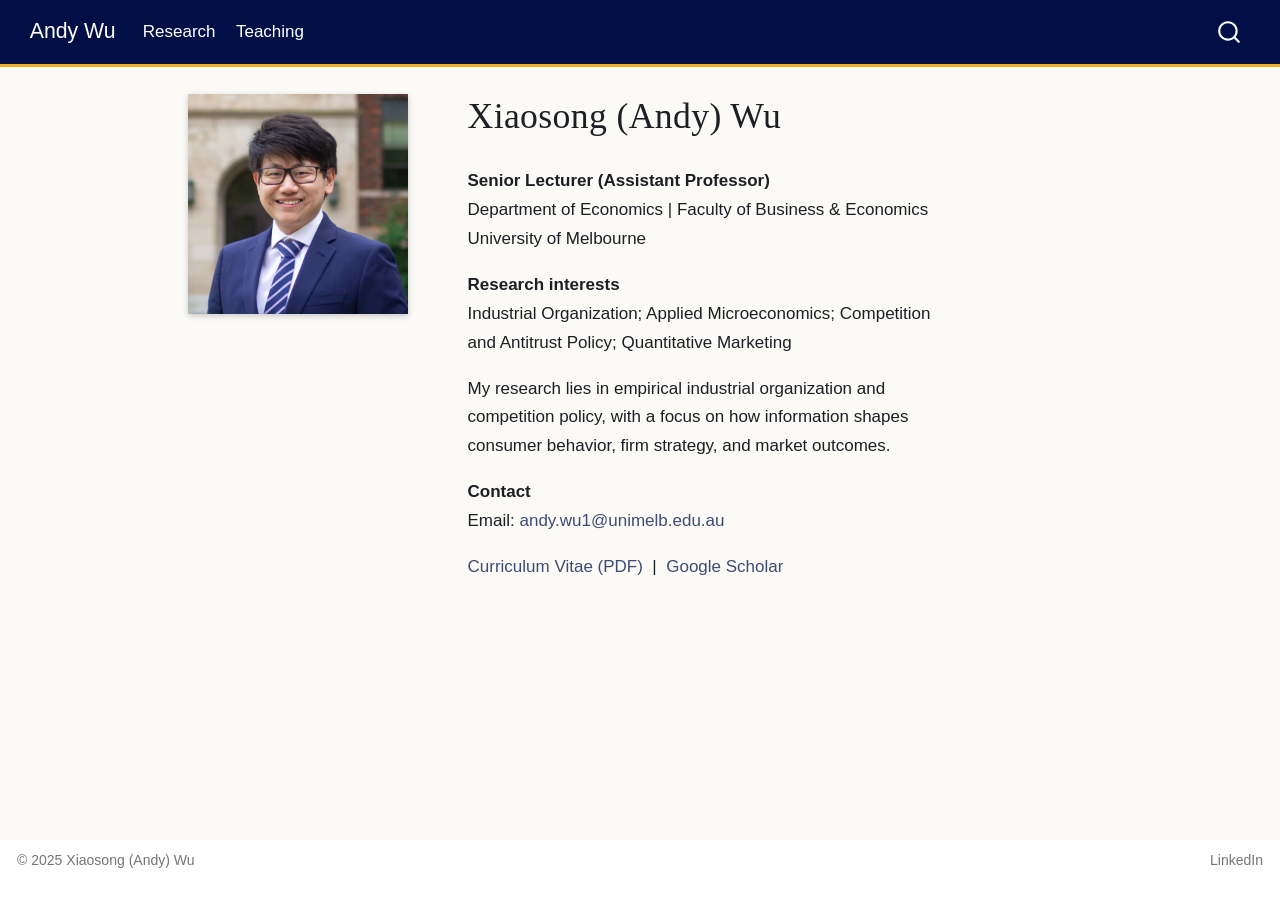
<file: docs/index.html>
<!DOCTYPE html>
<html xmlns="http://www.w3.org/1999/xhtml" lang="en" xml:lang="en"><head>

<meta charset="utf-8">
<meta name="generator" content="quarto-1.9.38">

<meta name="viewport" content="width=device-width, initial-scale=1.0, user-scalable=yes">

<meta name="description" content="Andy (Xiaosong) Wu, Economist at the University of Melbourne. Data-driven research on information economics, competition, energy markets, and digital platforms.">

<title>Economist, University of Melbourne – Andy (Xiaosong) Wu</title>
<style>
/* Default styles provided by pandoc.
** See https://pandoc.org/MANUAL.html#variables-for-html for config info.
*/
code{white-space: pre-wrap;}
span.smallcaps{font-variant: small-caps;}
div.columns{display: flex; gap: min(4vw, 1.5em);}
div.column{flex: auto; overflow-x: auto;}
div.hanging-indent{margin-left: 1.5em; text-indent: -1.5em;}
ul.task-list{list-style: none;}
ul.task-list li input[type="checkbox"] {
  width: 0.8em;
  margin: 0 0.8em 0.2em -1em; /* quarto-specific, see https://github.com/quarto-dev/quarto-cli/issues/4556 */ 
  vertical-align: middle;
}
</style>


<script src="site_libs/quarto-nav/quarto-nav.js"></script>
<script src="site_libs/quarto-nav/headroom.min.js"></script>
<script src="site_libs/clipboard/clipboard.min.js"></script>
<script src="site_libs/quarto-search/autocomplete.umd.js"></script>
<script src="site_libs/quarto-search/fuse.min.js"></script>
<script src="site_libs/quarto-search/quarto-search.js"></script>
<meta name="quarto:offset" content="./">
<link href="./favicon.ico" rel="icon">
<script src="site_libs/quarto-html/quarto.js" type="module"></script>
<script src="site_libs/quarto-html/tabsets/tabsets.js" type="module"></script>
<script src="site_libs/quarto-html/popper.min.js"></script>
<script src="site_libs/quarto-html/tippy.umd.min.js"></script>
<script src="site_libs/quarto-html/anchor.min.js"></script>
<link href="site_libs/quarto-html/tippy.css" rel="stylesheet">
<link href="site_libs/quarto-html/quarto-syntax-highlighting-15634bcf2e68342d4ad2dfa704d543f6.css" rel="stylesheet" id="quarto-text-highlighting-styles">
<script src="site_libs/bootstrap/bootstrap.min.js"></script>
<link href="site_libs/bootstrap/bootstrap-icons.css" rel="stylesheet">
<link href="site_libs/bootstrap/bootstrap-45431c2918bd31147ddb3fa7038bb99f.min.css" rel="stylesheet" append-hash="true" id="quarto-bootstrap" data-mode="light">
<script id="quarto-search-options" type="application/json">{
  "location": "navbar",
  "copy-button": false,
  "collapse-after": 3,
  "panel-placement": "end",
  "type": "overlay",
  "limit": 50,
  "keyboard-shortcut": [
    "f",
    "/",
    "s"
  ],
  "show-item-context": false,
  "language": {
    "search-no-results-text": "No results",
    "search-matching-documents-text": "matching documents",
    "search-copy-link-title": "Copy link to search",
    "search-hide-matches-text": "Hide additional matches",
    "search-more-match-text": "more match in this document",
    "search-more-matches-text": "more matches in this document",
    "search-clear-button-title": "Clear",
    "search-text-placeholder": "",
    "search-detached-cancel-button-title": "Cancel",
    "search-submit-button-title": "Submit",
    "search-label": "Search"
  }
}</script>
<script async="" src="https://www.googletagmanager.com/gtag/js?id=G-5CWG0S238Q"></script>

<script type="text/javascript">

window.dataLayer = window.dataLayer || [];
function gtag(){dataLayer.push(arguments);}
gtag('js', new Date());
gtag('config', 'G-5CWG0S238Q', { 'anonymize_ip': true});
</script>
<style>html{ scroll-behavior: smooth; }</style>
<link rel="apple-touch-icon" sizes="180x180" href="./apple-touch-icon.png">
<link rel="icon" type="image/png" sizes="32x32" href="./favicon-32x32.png">
<link rel="icon" type="image/png" sizes="16x16" href="./favicon-16x16.png">
<link rel="canonical" href="https://andyxwu.com/">
<meta property="og:image:width" content="660">
<meta property="og:image:height" content="660">
<meta name="twitter:image-width" content="660">
<meta name="twitter:image-height" content="660">
<script type="application/ld+json">
{
  "@context": "https://schema.org",
  "@type": "Person",
  "name": "Xiaosong (Andy) Wu",
  "alternateName": "Andy Wu",
  "jobTitle": "Senior Lecturer",
  "affiliation": {
    "@type": "CollegeOrUniversity",
    "name": "University of Melbourne",
    "url": "https://www.unimelb.edu.au/"
  },
  "worksFor": {
    "@type": "Organization",
    "name": "Department of Economics, Faculty of Business and Economics, University of Melbourne"
  },
  "description": "My research lies in empirical industrial organization and competition policy, with a focus on how information shapes consumer behavior, firm strategy, and market outcomes.",
  "url": "https://andyxwu.com/",
  "image": "https://andyxwu.com/images/andywu.webp",
  "email": "mailto:andy.wu1@unimelb.edu.au",
  "sameAs": [
    "https://scholar.google.com/citations?user=1w-MpAIAAAAJ&hl=en",
    "https://www.linkedin.com/in/xiaosong-andy-wu/"
  ],
  "knowsAbout": [
    "Industrial Organization",
    "Applied Microeconomics",
    "Competition and Antitrust Policy",
    "Quantitative Marketing",
    "Information Economics",
    "Price Coordination and Collusion",
    "Digital Platforms",
    "Energy Markets"
  ]
}
</script>


<link rel="stylesheet" href="styles.css">
<meta property="og:title" content="Economist, University of Melbourne">
<meta property="og:description" content="Andy (Xiaosong) Wu, Economist at the University of Melbourne. Data-driven research on information economics, competition, energy markets, and digital platforms.">
<meta property="og:image" content="https://andyxwu.com/images/andywu.webp">
<meta property="og:site_name" content="Andy (Xiaosong) Wu">
<meta property="og:image:alt" content="Andy Wu">
<meta name="twitter:title" content="Economist, University of Melbourne">
<meta name="twitter:description" content="Andy (Xiaosong) Wu, Economist at the University of Melbourne. Data-driven research on information economics, competition, energy markets, and digital platforms.">
<meta name="twitter:image" content="https://andyxwu.com/images/andywu.webp">
<meta name="twitter:image:alt" content="Andy Wu">
<meta name="twitter:card" content="summary_large_image">
</head>

<body class="nav-fixed quarto-light">

<div id="quarto-search-results"></div>
  <header id="quarto-header" class="headroom fixed-top">
    <nav class="navbar navbar-expand-lg " data-bs-theme="dark">
      <div class="navbar-container container-fluid">
      <div class="navbar-brand-container mx-auto">
    <a class="navbar-brand" href="./index.html">
    <span class="navbar-title">Andy Wu</span>
    </a>
  </div>
            <div id="quarto-search" class="" title="Search"></div>
          <button class="navbar-toggler" type="button" data-bs-toggle="collapse" data-bs-target="#navbarCollapse" aria-controls="navbarCollapse" role="menu" aria-expanded="false" aria-label="Toggle navigation" onclick="if (window.quartoToggleHeadroom) { window.quartoToggleHeadroom(); }">
  <span class="navbar-toggler-icon"></span>
</button>
          <div class="collapse navbar-collapse" id="navbarCollapse">
            <ul class="navbar-nav navbar-nav-scroll me-auto">
  <li class="nav-item">
    <a class="nav-link" href="./research.html"> 
<span class="menu-text">Research</span></a>
  </li>  
  <li class="nav-item">
    <a class="nav-link" href="./teaching.html"> 
<span class="menu-text">Teaching</span></a>
  </li>  
</ul>
          </div> <!-- /navcollapse -->
            <div class="quarto-navbar-tools">
</div>
      </div> <!-- /container-fluid -->
    </nav>
</header>
<!-- content -->
<div id="quarto-content" class="quarto-container page-columns page-rows-contents page-layout-article page-navbar">
<!-- sidebar -->
<!-- margin-sidebar -->
    <div id="quarto-margin-sidebar" class="sidebar margin-sidebar zindex-bottom">
        
    </div>
<!-- main -->
<main class="content" id="quarto-document-content"><header id="title-block-header" class="quarto-title-block"></header>




<div style="display: grid; grid-template-columns: 220px 1fr; gap: 60px; align-items: start;">
<!-- Left column: profile image -->
<div style="display:flex; justify-content:flex-start; align-items:flex-start;">
<img src="images/andywu.webp" alt="Andy Wu" style="width:220px; box-shadow:0 2px 6px rgba(0,0,0,0.2);">
</div>
<!-- Right column: info -->
<section id="xiaosong-andy-wu" class="level1 info-column">
<h1>Xiaosong (Andy) Wu</h1>
<p><strong>Senior Lecturer (Assistant Professor)</strong><br> Department of Economics | Faculty of Business &amp; Economics<br> University of Melbourne <br></p>
<p><strong>Research interests</strong><br> Industrial Organization; Applied Microeconomics; Competition and Antitrust Policy; Quantitative Marketing</p>
<p>My research lies in empirical industrial organization and competition policy, with a focus on how information shapes consumer behavior, firm strategy, and market outcomes.</p>
<p><strong>Contact</strong><br> Email: <a href="mailto:andy.wu1@unimelb.edu.au" class="email">andy.wu1@unimelb.edu.au</a></p>
<p><a href="awu_cv.pdf">Curriculum Vitae (PDF)</a> &nbsp;|&nbsp; <a href="https://scholar.google.com/citations?user=1w-MpAIAAAAJ&amp;hl=en">Google Scholar</a></p>
</section>
</div>



</main> <!-- /main -->
<script id="quarto-html-after-body" type="application/javascript">
  window.document.addEventListener("DOMContentLoaded", function (event) {
    const icon = "";
    const anchorJS = new window.AnchorJS();
    anchorJS.options = {
      placement: 'right',
      icon: icon
    };
    anchorJS.add('.anchored');
    const isCodeAnnotation = (el) => {
      for (const clz of el.classList) {
        if (clz.startsWith('code-annotation-')) {                     
          return true;
        }
      }
      return false;
    }
    const onCopySuccess = function(e) {
      // button target
      const button = e.trigger;
      // don't keep focus
      button.blur();
      // flash "checked"
      button.classList.add('code-copy-button-checked');
      var currentTitle = button.getAttribute("title");
      button.setAttribute("title", "Copied!");
      let tooltip;
      if (window.bootstrap) {
        button.setAttribute("data-bs-toggle", "tooltip");
        button.setAttribute("data-bs-placement", "left");
        button.setAttribute("data-bs-title", "Copied!");
        tooltip = new bootstrap.Tooltip(button, 
          { trigger: "manual", 
            customClass: "code-copy-button-tooltip",
            offset: [0, -8]});
        tooltip.show();    
      }
      setTimeout(function() {
        if (tooltip) {
          tooltip.hide();
          button.removeAttribute("data-bs-title");
          button.removeAttribute("data-bs-toggle");
          button.removeAttribute("data-bs-placement");
        }
        button.setAttribute("title", currentTitle);
        button.classList.remove('code-copy-button-checked');
      }, 1000);
      // clear code selection
      e.clearSelection();
    }
    const getTextToCopy = function(trigger) {
      const outerScaffold = trigger.parentElement.cloneNode(true);
      const codeEl = outerScaffold.querySelector('code');
      for (const childEl of codeEl.children) {
        if (isCodeAnnotation(childEl)) {
          childEl.remove();
        }
      }
      return codeEl.innerText;
    }
    const clipboard = new window.ClipboardJS('.code-copy-button:not([data-in-quarto-modal])', {
      text: getTextToCopy
    });
    clipboard.on('success', onCopySuccess);
    if (window.document.getElementById('quarto-embedded-source-code-modal')) {
      const clipboardModal = new window.ClipboardJS('.code-copy-button[data-in-quarto-modal]', {
        text: getTextToCopy,
        container: window.document.getElementById('quarto-embedded-source-code-modal')
      });
      clipboardModal.on('success', onCopySuccess);
    }
      var localhostRegex = new RegExp(/^(?:http|https):\/\/localhost\:?[0-9]*\//);
      var mailtoRegex = new RegExp(/^mailto:/);
        var filterRegex = new RegExp("https:\/\/andyxwu\.com\/");
      var isInternal = (href) => {
          return filterRegex.test(href) || localhostRegex.test(href) || mailtoRegex.test(href);
      }
      // Inspect non-navigation links and adorn them if external
     var links = window.document.querySelectorAll('a[href]:not(.nav-link):not(.navbar-brand):not(.toc-action):not(.sidebar-link):not(.sidebar-item-toggle):not(.pagination-link):not(.no-external):not([aria-hidden]):not(.dropdown-item):not(.quarto-navigation-tool):not(.about-link)');
      for (var i=0; i<links.length; i++) {
        const link = links[i];
        if (!isInternal(link.href)) {
          // undo the damage that might have been done by quarto-nav.js in the case of
          // links that we want to consider external
          if (link.dataset.originalHref !== undefined) {
            link.href = link.dataset.originalHref;
          }
        }
      }
    function tippyHover(el, contentFn, onTriggerFn, onUntriggerFn) {
      const config = {
        allowHTML: true,
        maxWidth: 500,
        delay: 100,
        arrow: false,
        appendTo: function(el) {
            return el.parentElement;
        },
        interactive: true,
        interactiveBorder: 10,
        theme: 'quarto',
        placement: 'bottom-start',
      };
      if (contentFn) {
        config.content = contentFn;
      }
      if (onTriggerFn) {
        config.onTrigger = onTriggerFn;
      }
      if (onUntriggerFn) {
        config.onUntrigger = onUntriggerFn;
      }
      window.tippy(el, config); 
    }
    const noterefs = window.document.querySelectorAll('a[role="doc-noteref"]');
    for (var i=0; i<noterefs.length; i++) {
      const ref = noterefs[i];
      tippyHover(ref, function() {
        // use id or data attribute instead here
        let href = ref.getAttribute('data-footnote-href') || ref.getAttribute('href');
        try { href = new URL(href).hash; } catch {}
        const id = href.replace(/^#\/?/, "");
        const note = window.document.getElementById(id);
        if (note) {
          return note.innerHTML;
        } else {
          return "";
        }
      });
    }
    const xrefs = window.document.querySelectorAll('a.quarto-xref');
    const processXRef = (id, note) => {
      // Strip column container classes
      const stripColumnClz = (el) => {
        el.classList.remove("page-full", "page-columns");
        if (el.children) {
          for (const child of el.children) {
            stripColumnClz(child);
          }
        }
      }
      stripColumnClz(note)
      if (id === null || id.startsWith('sec-')) {
        // Special case sections, only their first couple elements
        const container = document.createElement("div");
        if (note.children && note.children.length > 2) {
          container.appendChild(note.children[0].cloneNode(true));
          for (let i = 1; i < note.children.length; i++) {
            const child = note.children[i];
            if (child.tagName === "P" && child.innerText === "") {
              continue;
            } else {
              container.appendChild(child.cloneNode(true));
              break;
            }
          }
          if (window.Quarto?.typesetMath) {
            window.Quarto.typesetMath(container);
          }
          return container.innerHTML
        } else {
          if (window.Quarto?.typesetMath) {
            window.Quarto.typesetMath(note);
          }
          return note.innerHTML;
        }
      } else {
        // Remove any anchor links if they are present
        const anchorLink = note.querySelector('a.anchorjs-link');
        if (anchorLink) {
          anchorLink.remove();
        }
        if (window.Quarto?.typesetMath) {
          window.Quarto.typesetMath(note);
        }
        if (note.classList.contains("callout")) {
          return note.outerHTML;
        } else {
          return note.innerHTML;
        }
      }
    }
    for (var i=0; i<xrefs.length; i++) {
      const xref = xrefs[i];
      tippyHover(xref, undefined, function(instance) {
        instance.disable();
        let url = xref.getAttribute('href');
        let hash = undefined; 
        if (url.startsWith('#')) {
          hash = url;
        } else {
          try { hash = new URL(url).hash; } catch {}
        }
        if (hash) {
          const id = hash.replace(/^#\/?/, "");
          const note = window.document.getElementById(id);
          if (note !== null) {
            try {
              const html = processXRef(id, note.cloneNode(true));
              instance.setContent(html);
            } finally {
              instance.enable();
              instance.show();
            }
          } else {
            // See if we can fetch this
            fetch(url.split('#')[0])
            .then(res => res.text())
            .then(html => {
              const parser = new DOMParser();
              const htmlDoc = parser.parseFromString(html, "text/html");
              const note = htmlDoc.getElementById(id);
              if (note !== null) {
                const html = processXRef(id, note);
                instance.setContent(html);
              } 
            }).finally(() => {
              instance.enable();
              instance.show();
            });
          }
        } else {
          // See if we can fetch a full url (with no hash to target)
          // This is a special case and we should probably do some content thinning / targeting
          fetch(url)
          .then(res => res.text())
          .then(html => {
            const parser = new DOMParser();
            const htmlDoc = parser.parseFromString(html, "text/html");
            const note = htmlDoc.querySelector('main.content');
            if (note !== null) {
              // This should only happen for chapter cross references
              // (since there is no id in the URL)
              // remove the first header
              if (note.children.length > 0 && note.children[0].tagName === "HEADER") {
                note.children[0].remove();
              }
              const html = processXRef(null, note);
              instance.setContent(html);
            } 
          }).finally(() => {
            instance.enable();
            instance.show();
          });
        }
      }, function(instance) {
      });
    }
        let selectedAnnoteEl;
        const selectorForAnnotation = ( cell, annotation) => {
          let cellAttr = 'data-code-cell="' + cell + '"';
          let lineAttr = 'data-code-annotation="' +  annotation + '"';
          const selector = 'span[' + cellAttr + '][' + lineAttr + ']';
          return selector;
        }
        const selectCodeLines = (annoteEl) => {
          const doc = window.document;
          const targetCell = annoteEl.getAttribute("data-target-cell");
          const targetAnnotation = annoteEl.getAttribute("data-target-annotation");
          const annoteSpan = window.document.querySelector(selectorForAnnotation(targetCell, targetAnnotation));
          const lines = annoteSpan.getAttribute("data-code-lines").split(",");
          const lineIds = lines.map((line) => {
            return targetCell + "-" + line;
          })
          let top = null;
          let height = null;
          let parent = null;
          if (lineIds.length > 0) {
              //compute the position of the single el (top and bottom and make a div)
              const el = window.document.getElementById(lineIds[0]);
              top = el.offsetTop;
              height = el.offsetHeight;
              parent = el.parentElement.parentElement;
            if (lineIds.length > 1) {
              const lastEl = window.document.getElementById(lineIds[lineIds.length - 1]);
              const bottom = lastEl.offsetTop + lastEl.offsetHeight;
              height = bottom - top;
            }
            if (top !== null && height !== null && parent !== null) {
              // cook up a div (if necessary) and position it 
              let div = window.document.getElementById("code-annotation-line-highlight");
              if (div === null) {
                div = window.document.createElement("div");
                div.setAttribute("id", "code-annotation-line-highlight");
                div.style.position = 'absolute';
                parent.appendChild(div);
              }
              div.style.top = top - 2 + "px";
              div.style.height = height + 4 + "px";
              div.style.left = 0;
              let gutterDiv = window.document.getElementById("code-annotation-line-highlight-gutter");
              if (gutterDiv === null) {
                gutterDiv = window.document.createElement("div");
                gutterDiv.setAttribute("id", "code-annotation-line-highlight-gutter");
                gutterDiv.style.position = 'absolute';
                const codeCell = window.document.getElementById(targetCell);
                const gutter = codeCell.querySelector('.code-annotation-gutter');
                gutter.appendChild(gutterDiv);
              }
              gutterDiv.style.top = top - 2 + "px";
              gutterDiv.style.height = height + 4 + "px";
            }
            selectedAnnoteEl = annoteEl;
          }
        };
        const unselectCodeLines = () => {
          const elementsIds = ["code-annotation-line-highlight", "code-annotation-line-highlight-gutter"];
          elementsIds.forEach((elId) => {
            const div = window.document.getElementById(elId);
            if (div) {
              div.remove();
            }
          });
          selectedAnnoteEl = undefined;
        };
          // Handle positioning of the toggle
      window.addEventListener(
        "resize",
        throttle(() => {
          elRect = undefined;
          if (selectedAnnoteEl) {
            selectCodeLines(selectedAnnoteEl);
          }
        }, 10)
      );
      function throttle(fn, ms) {
      let throttle = false;
      let timer;
        return (...args) => {
          if(!throttle) { // first call gets through
              fn.apply(this, args);
              throttle = true;
          } else { // all the others get throttled
              if(timer) clearTimeout(timer); // cancel #2
              timer = setTimeout(() => {
                fn.apply(this, args);
                timer = throttle = false;
              }, ms);
          }
        };
      }
        // Attach click handler to the DT
        const annoteDls = window.document.querySelectorAll('dt[data-target-cell]');
        for (const annoteDlNode of annoteDls) {
          annoteDlNode.addEventListener('click', (event) => {
            const clickedEl = event.target;
            if (clickedEl !== selectedAnnoteEl) {
              unselectCodeLines();
              const activeEl = window.document.querySelector('dt[data-target-cell].code-annotation-active');
              if (activeEl) {
                activeEl.classList.remove('code-annotation-active');
              }
              selectCodeLines(clickedEl);
              clickedEl.classList.add('code-annotation-active');
            } else {
              // Unselect the line
              unselectCodeLines();
              clickedEl.classList.remove('code-annotation-active');
            }
          });
        }
    const findCites = (el) => {
      const parentEl = el.parentElement;
      if (parentEl) {
        const cites = parentEl.dataset.cites;
        if (cites) {
          return {
            el,
            cites: cites.split(' ')
          };
        } else {
          return findCites(el.parentElement)
        }
      } else {
        return undefined;
      }
    };
    var bibliorefs = window.document.querySelectorAll('a[role="doc-biblioref"]');
    for (var i=0; i<bibliorefs.length; i++) {
      const ref = bibliorefs[i];
      const citeInfo = findCites(ref);
      if (citeInfo) {
        tippyHover(citeInfo.el, function() {
          var popup = window.document.createElement('div');
          citeInfo.cites.forEach(function(cite) {
            var citeDiv = window.document.createElement('div');
            citeDiv.classList.add('hanging-indent');
            citeDiv.classList.add('csl-entry');
            var biblioDiv = window.document.getElementById('ref-' + cite);
            if (biblioDiv) {
              citeDiv.innerHTML = biblioDiv.innerHTML;
            }
            popup.appendChild(citeDiv);
          });
          return popup.innerHTML;
        });
      }
    }
  });
  </script>
</div> <!-- /content -->
<footer class="footer">
  <div class="nav-footer">
    <div class="nav-footer-left">
<p>© 2025 Xiaosong (Andy) Wu</p>
</div>   
    <div class="nav-footer-center">
      &nbsp;
    </div>
    <div class="nav-footer-right">
<p><a href="https://www.linkedin.com/in/xiaosong-andy-wu/">LinkedIn</a></p>
</div>
  </div>
</footer>




<script src="site_libs/quarto-html/zenscroll-min.js"></script>
</body></html>
</file>
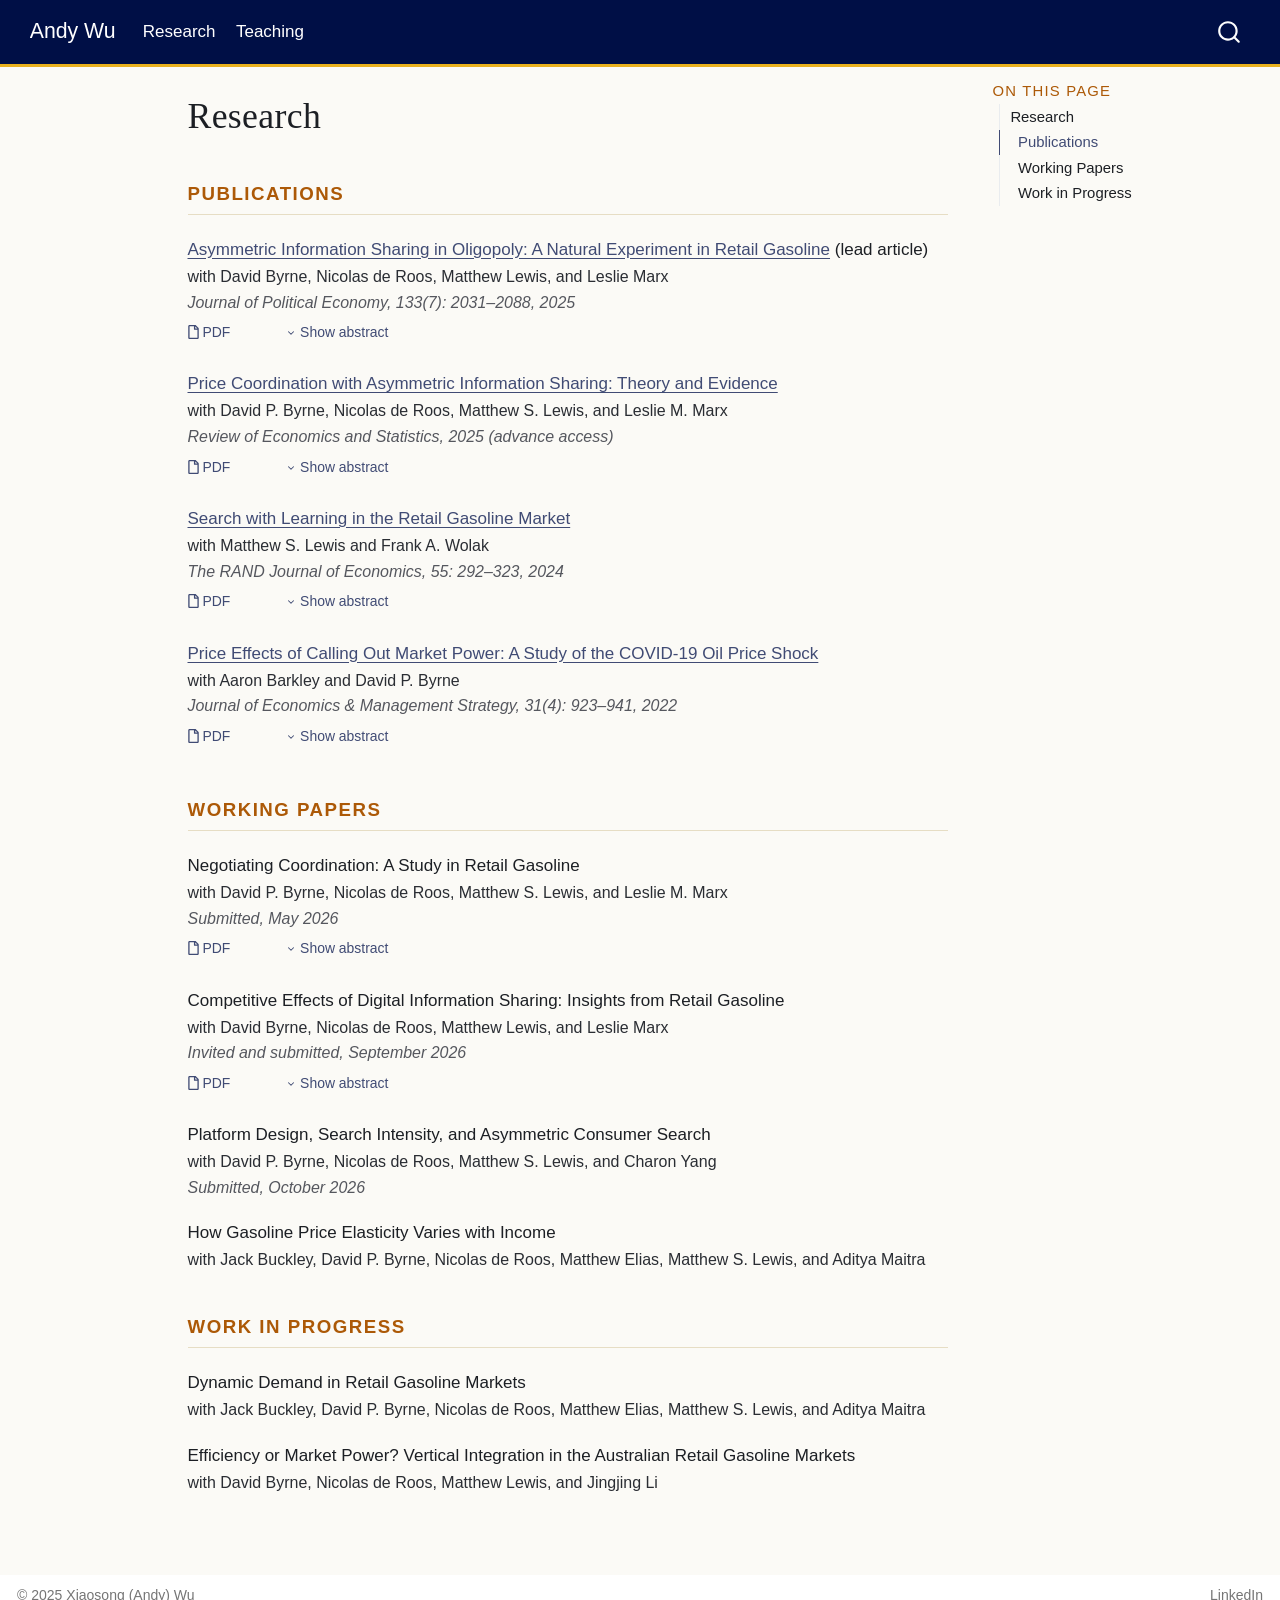
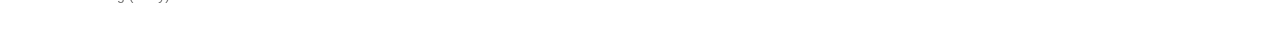
<file: docs/research.html>
<!DOCTYPE html>
<html xmlns="http://www.w3.org/1999/xhtml" lang="en" xml:lang="en"><head>

<meta charset="utf-8">
<meta name="generator" content="quarto-1.9.38">

<meta name="viewport" content="width=device-width, initial-scale=1.0, user-scalable=yes">

<meta name="description" content="Andy (Xiaosong) Wu, Economist at the University of Melbourne. Data-driven research on information economics, competition, energy markets, and digital platforms.">

<title>Research | Industrial Organization – Andy (Xiaosong) Wu</title>
<style>
/* Default styles provided by pandoc.
** See https://pandoc.org/MANUAL.html#variables-for-html for config info.
*/
code{white-space: pre-wrap;}
span.smallcaps{font-variant: small-caps;}
div.columns{display: flex; gap: min(4vw, 1.5em);}
div.column{flex: auto; overflow-x: auto;}
div.hanging-indent{margin-left: 1.5em; text-indent: -1.5em;}
ul.task-list{list-style: none;}
ul.task-list li input[type="checkbox"] {
  width: 0.8em;
  margin: 0 0.8em 0.2em -1em; /* quarto-specific, see https://github.com/quarto-dev/quarto-cli/issues/4556 */ 
  vertical-align: middle;
}
</style>


<script src="site_libs/quarto-nav/quarto-nav.js"></script>
<script src="site_libs/quarto-nav/headroom.min.js"></script>
<script src="site_libs/clipboard/clipboard.min.js"></script>
<script src="site_libs/quarto-search/autocomplete.umd.js"></script>
<script src="site_libs/quarto-search/fuse.min.js"></script>
<script src="site_libs/quarto-search/quarto-search.js"></script>
<meta name="quarto:offset" content="./">
<link href="./favicon.ico" rel="icon">
<script src="site_libs/quarto-html/quarto.js" type="module"></script>
<script src="site_libs/quarto-html/tabsets/tabsets.js" type="module"></script>
<script src="site_libs/quarto-html/popper.min.js"></script>
<script src="site_libs/quarto-html/tippy.umd.min.js"></script>
<script src="site_libs/quarto-html/anchor.min.js"></script>
<link href="site_libs/quarto-html/tippy.css" rel="stylesheet">
<link href="site_libs/quarto-html/quarto-syntax-highlighting-15634bcf2e68342d4ad2dfa704d543f6.css" rel="stylesheet" id="quarto-text-highlighting-styles">
<script src="site_libs/bootstrap/bootstrap.min.js"></script>
<link href="site_libs/bootstrap/bootstrap-icons.css" rel="stylesheet">
<link href="site_libs/bootstrap/bootstrap-45431c2918bd31147ddb3fa7038bb99f.min.css" rel="stylesheet" append-hash="true" id="quarto-bootstrap" data-mode="light">
<script id="quarto-search-options" type="application/json">{
  "location": "navbar",
  "copy-button": false,
  "collapse-after": 3,
  "panel-placement": "end",
  "type": "overlay",
  "limit": 50,
  "keyboard-shortcut": [
    "f",
    "/",
    "s"
  ],
  "show-item-context": false,
  "language": {
    "search-no-results-text": "No results",
    "search-matching-documents-text": "matching documents",
    "search-copy-link-title": "Copy link to search",
    "search-hide-matches-text": "Hide additional matches",
    "search-more-match-text": "more match in this document",
    "search-more-matches-text": "more matches in this document",
    "search-clear-button-title": "Clear",
    "search-text-placeholder": "",
    "search-detached-cancel-button-title": "Cancel",
    "search-submit-button-title": "Submit",
    "search-label": "Search"
  }
}</script>
<script async="" src="https://www.googletagmanager.com/gtag/js?id=G-5CWG0S238Q"></script>

<script type="text/javascript">

window.dataLayer = window.dataLayer || [];
function gtag(){dataLayer.push(arguments);}
gtag('js', new Date());
gtag('config', 'G-5CWG0S238Q', { 'anonymize_ip': true});
</script>
<style>html{ scroll-behavior: smooth; }</style>
<link rel="apple-touch-icon" sizes="180x180" href="./apple-touch-icon.png">
<link rel="icon" type="image/png" sizes="32x32" href="./favicon-32x32.png">
<link rel="icon" type="image/png" sizes="16x16" href="./favicon-16x16.png">
<link rel="canonical" href="https://andyxwu.com/research.html">
<script type="application/ld+json">
{
  "@context": "https://schema.org",
  "@graph": [
    {
      "@type": "ScholarlyArticle",
      "headline": "Asymmetric Information Sharing in Oligopoly: A Natural Experiment in Retail Gasoline",
      "author": [
        {"@type": "Person", "name": "Xiaosong (Andy) Wu"},
        {"@type": "Person", "name": "David Byrne"},
        {"@type": "Person", "name": "Nicolas de Roos"},
        {"@type": "Person", "name": "Matthew Lewis"},
        {"@type": "Person", "name": "Leslie Marx"}
      ],
      "isPartOf": {
        "@type": "PublicationIssue",
        "issueNumber": "7",
        "isPartOf": {
          "@type": "PublicationVolume",
          "volumeNumber": "133",
          "isPartOf": {"@type": "Periodical", "name": "Journal of Political Economy"}
        }
      },
      "pageStart": "2031",
      "pageEnd": "2088",
      "datePublished": "2025",
      "url": "https://www.journals.uchicago.edu/doi/10.1086/734872",
      "sameAs": "https://papers.ssrn.com/sol3/papers.cfm?abstract_id=4513435",
      "abstract": "Using a natural experiment from a retail gasoline antitrust case, we study how asymmetric information sharing affects oligopoly pricing. Empirically, price competition softens when, following case settlement, information sharing shifts from symmetric to asymmetric, with one firm losing access to high-frequency granular rival price data. We provide theory and empirics illustrating how strategic ignorance creates price commitment, leading to higher price-cost margins. Using a structural model, we find substantial profit-enhancing effects of asymmetric information sharing. These results provide a cautionary tale for antitrust agencies regarding the potential unintended consequences of limiting price information sharing among firms."
    },
    {
      "@type": "ScholarlyArticle",
      "headline": "Price Coordination with Asymmetric Information Sharing: Theory and Evidence",
      "author": [
        {"@type": "Person", "name": "Xiaosong (Andy) Wu"},
        {"@type": "Person", "name": "David P. Byrne"},
        {"@type": "Person", "name": "Nicolas de Roos"},
        {"@type": "Person", "name": "Matthew S. Lewis"},
        {"@type": "Person", "name": "Leslie M. Marx"}
      ],
      "isPartOf": {"@type": "Periodical", "name": "Review of Economics and Statistics"},
      "datePublished": "2025",
      "url": "https://doi.org/10.1162/REST.a.1691",
      "sameAs": "https://papers.ssrn.com/sol3/papers.cfm?abstract_id=4923791",
      "abstract": "Platform-based information sharing among competing firms presents challenges for antitrust authorities, yet effective remedies remain unclear. Drawing inspiration from the Informed Sources retail gasoline antitrust case, we develop a theoretical model that offers policy guidance for disrupting anticompetitive coordination facilitated through price-sharing platforms. Removing only one firm from a platform may be ineffective for disrupting such coordination. However, competitive benefits can emerge if (i) at least two firms lack platform access, and (ii) the costs of price leadership are sufficiently high. More broadly, coordinating price increases becomes more difficult when multiple firms cannot quickly observe or respond to rivals' prices."
    },
    {
      "@type": "ScholarlyArticle",
      "headline": "Search with Learning in the Retail Gasoline Market",
      "author": [
        {"@type": "Person", "name": "Xiaosong (Andy) Wu"},
        {"@type": "Person", "name": "Matthew S. Lewis"},
        {"@type": "Person", "name": "Frank A. Wolak"}
      ],
      "isPartOf": {
        "@type": "PublicationVolume",
        "volumeNumber": "55",
        "isPartOf": {"@type": "Periodical", "name": "The RAND Journal of Economics"}
      },
      "pageStart": "292",
      "pageEnd": "323",
      "datePublished": "2024",
      "url": "https://onlinelibrary.wiley.com/doi/10.1111/1756-2171.12466",
      "sameAs": "https://papers.ssrn.com/sol3/papers.cfm?abstract_id=3853373",
      "abstract": "This article estimates a model of optimal search where consumers learn the distribution of gasoline prices during their driving trips. Our model incorporates traffic information and leverages this ordered search environment to recover parameters of the search and learning process using only station-level price and market share data. We find that learning is a crucial component of search in this market. Consumers' prior beliefs regularly deviate from the true price distribution but are updated quickly following each new price observation. Counterfactuals reveal how these learning dynamics generate asymmetric search patterns commonly associated with asymmetric cost pass-through."
    },
    {
      "@type": "ScholarlyArticle",
      "headline": "Price Effects of Calling Out Market Power: A Study of the COVID-19 Oil Price Shock",
      "author": [
        {"@type": "Person", "name": "Xiaosong (Andy) Wu"},
        {"@type": "Person", "name": "Aaron Barkley"},
        {"@type": "Person", "name": "David P. Byrne"}
      ],
      "isPartOf": {
        "@type": "PublicationIssue",
        "issueNumber": "4",
        "isPartOf": {
          "@type": "PublicationVolume",
          "volumeNumber": "31",
          "isPartOf": {"@type": "Periodical", "name": "Journal of Economics & Management Strategy"}
        }
      },
      "pageStart": "923",
      "pageEnd": "941",
      "datePublished": "2022",
      "url": "https://onlinelibrary.wiley.com/doi/10.1111/jems.12485",
      "sameAs": "https://papers.ssrn.com/sol3/papers.cfm?abstract_id=3665467",
      "abstract": "Governments often make public announcements that call into question firms' misuse of market power. Yet little is known about how firms respond to them. We study gasoline retailers' price responses to antitrust announcements shaming them for price gouging during the COVID-19 pandemic. We identify price effects using a high-frequency event-study leveraging unique real-time station-level price data and well-identified, discrete antitrust announcements. We find evidence of announcement effects that depend on firms' preannouncement margins and hence exposure to being publicly shamed. Public statements by antitrust questioning firms' misuse of market power can indeed contain signals that affect equilibrium outcomes."
    },
    {
      "@type": "ScholarlyArticle",
      "headline": "Negotiating Coordination: A Study in Retail Gasoline",
      "author": [
        {"@type": "Person", "name": "Xiaosong (Andy) Wu"},
        {"@type": "Person", "name": "David P. Byrne"},
        {"@type": "Person", "name": "Nicolas de Roos"},
        {"@type": "Person", "name": "Matthew S. Lewis"},
        {"@type": "Person", "name": "Leslie M. Marx"}
      ],
      "creativeWorkStatus": "Submitted",
      "datePublished": "2026-05",
      "url": "https://papers.ssrn.com/sol3/papers.cfm?abstract_id=6338858",
      "abstract": "We study how firms negotiate collusive pricing structures when communicating through prices rather than natural language. Using hourly station-level retail gasoline price data, we document a five-year transition from a focal-pricing to a price-signaling structure, driven by inter-firm bargaining under strategic uncertainty. Along the transition, recurring price wars serve a dual role: beyond enforcement, they yield informative signals that facilitate equilibrium selection. The transition ultimately yields a 30% increase in margins and triggers a federal antitrust case. We discuss implications for the theory of collusion and antitrust policies that shape the competitive effects of digital information sharing and pricing algorithms."
    },
    {
      "@type": "ScholarlyArticle",
      "headline": "Dynamic Demand in Retail Gasoline Markets",
      "author": [
        {"@type": "Person", "name": "Xiaosong (Andy) Wu"},
        {"@type": "Person", "name": "Jack Buckley"},
        {"@type": "Person", "name": "David P. Byrne"},
        {"@type": "Person", "name": "Nicolas de Roos"},
        {"@type": "Person", "name": "Matthew Elias"},
        {"@type": "Person", "name": "Matthew S. Lewis"},
        {"@type": "Person", "name": "Aditya Maitra"}
      ],
      "creativeWorkStatus": "Work in progress"
    },
    {
      "@type": "ScholarlyArticle",
      "headline": "How Gasoline Price Elasticity Varies with Income",
      "author": [
        {"@type": "Person", "name": "Xiaosong (Andy) Wu"},
        {"@type": "Person", "name": "Jack Buckley"},
        {"@type": "Person", "name": "David P. Byrne"},
        {"@type": "Person", "name": "Nicolas de Roos"},
        {"@type": "Person", "name": "Matthew Elias"},
        {"@type": "Person", "name": "Matthew S. Lewis"},
        {"@type": "Person", "name": "Aditya Maitra"}
      ],
      "creativeWorkStatus": "Working paper"
    },
    {
      "@type": "ScholarlyArticle",
      "headline": "Competitive Effects of Digital Information Sharing: Insights from Retail Gasoline",
      "author": [
        {"@type": "Person", "name": "Xiaosong (Andy) Wu"},
        {"@type": "Person", "name": "David Byrne"},
        {"@type": "Person", "name": "Nicolas de Roos"},
        {"@type": "Person", "name": "Matthew Lewis"},
        {"@type": "Person", "name": "Leslie Marx"}
      ],
      "creativeWorkStatus": "Submitted",
      "datePublished": "2026-09",
      "url": "https://papers.ssrn.com/sol3/papers.cfm?abstract_id=7221838",
      "abstract": "Studies from retail gasoline markets worldwide have produced a wealth of evidence from a variety of contexts on the competitive effects of firms using digital platforms to share price or quantity information. We provide an overview of this body of research and discuss lessons for antitrust enforcement in detecting and remedying anticompetitive effects of digital information sharing."
    },
    {
      "@type": "ScholarlyArticle",
      "headline": "Platform Design, Search Intensity, and Asymmetric Consumer Search",
      "author": [
        {"@type": "Person", "name": "Xiaosong (Andy) Wu"},
        {"@type": "Person", "name": "David P. Byrne"},
        {"@type": "Person", "name": "Nicolas de Roos"},
        {"@type": "Person", "name": "Matthew S. Lewis"},
        {"@type": "Person", "name": "Charon Yang"}
      ],
      "creativeWorkStatus": "Submitted"
    },
    {
      "@type": "ScholarlyArticle",
      "headline": "Efficiency or Market Power? Vertical Integration in the Australian Retail Gasoline Markets",
      "author": [
        {"@type": "Person", "name": "Xiaosong (Andy) Wu"},
        {"@type": "Person", "name": "David Byrne"},
        {"@type": "Person", "name": "Nicolas de Roos"},
        {"@type": "Person", "name": "Matthew Lewis"},
        {"@type": "Person", "name": "Jingjing Li"}
      ],
      "creativeWorkStatus": "Work in progress"
    }
  ]
}
</script>


<link rel="stylesheet" href="styles.css">
<meta property="og:title" content="Research | Industrial Organization">
<meta property="og:description" content="Andy (Xiaosong) Wu, Economist at the University of Melbourne. Data-driven research on information economics, competition, energy markets, and digital platforms.">
<meta property="og:site_name" content="Andy (Xiaosong) Wu">
<meta name="twitter:title" content="Research | Industrial Organization">
<meta name="twitter:description" content="Andy (Xiaosong) Wu, Economist at the University of Melbourne. Data-driven research on information economics, competition, energy markets, and digital platforms.">
<meta name="twitter:card" content="summary">
</head>

<body class="nav-fixed quarto-light">

<div id="quarto-search-results"></div>
  <header id="quarto-header" class="headroom fixed-top">
    <nav class="navbar navbar-expand-lg " data-bs-theme="dark">
      <div class="navbar-container container-fluid">
      <div class="navbar-brand-container mx-auto">
    <a class="navbar-brand" href="./index.html">
    <span class="navbar-title">Andy Wu</span>
    </a>
  </div>
            <div id="quarto-search" class="" title="Search"></div>
          <button class="navbar-toggler" type="button" data-bs-toggle="collapse" data-bs-target="#navbarCollapse" aria-controls="navbarCollapse" role="menu" aria-expanded="false" aria-label="Toggle navigation" onclick="if (window.quartoToggleHeadroom) { window.quartoToggleHeadroom(); }">
  <span class="navbar-toggler-icon"></span>
</button>
          <div class="collapse navbar-collapse" id="navbarCollapse">
            <ul class="navbar-nav navbar-nav-scroll me-auto">
  <li class="nav-item">
    <a class="nav-link active" href="./research.html" aria-current="page"> 
<span class="menu-text">Research</span></a>
  </li>  
  <li class="nav-item">
    <a class="nav-link" href="./teaching.html"> 
<span class="menu-text">Teaching</span></a>
  </li>  
</ul>
          </div> <!-- /navcollapse -->
            <div class="quarto-navbar-tools">
</div>
      </div> <!-- /container-fluid -->
    </nav>
</header>
<!-- content -->
<div id="quarto-content" class="quarto-container page-columns page-rows-contents page-layout-article page-navbar">
<!-- sidebar -->
<!-- margin-sidebar -->
    <div id="quarto-margin-sidebar" class="sidebar margin-sidebar">
        <nav id="TOC" role="doc-toc" class="toc-active">
    <h2 id="toc-title">On this page</h2>
   
  <ul>
  <li><a href="#research" id="toc-research" class="nav-link active" data-scroll-target="#research">Research</a>
  <ul class="collapse">
  <li><a href="#publications" id="toc-publications" class="nav-link" data-scroll-target="#publications">Publications</a></li>
  <li><a href="#working-papers" id="toc-working-papers" class="nav-link" data-scroll-target="#working-papers">Working Papers</a></li>
  <li><a href="#work-in-progress" id="toc-work-in-progress" class="nav-link" data-scroll-target="#work-in-progress">Work in Progress</a></li>
  </ul></li>
  </ul>
</nav>
    </div>
<!-- main -->
<main class="content" id="quarto-document-content"><header id="title-block-header" class="quarto-title-block"></header>




<section id="research" class="level1">
<h1>Research</h1>
<section id="publications" class="level2">
<h2 class="anchored" data-anchor-id="publications">Publications</h2>
<div class="pub-entry">
<div class="pub-title"><a href="https://www.journals.uchicago.edu/doi/10.1086/734872">Asymmetric Information Sharing in Oligopoly: A Natural Experiment in Retail Gasoline</a> (lead article)</div>
<div class="pub-authors">with David Byrne, Nicolas de Roos, Matthew Lewis, and Leslie Marx</div>
<div class="pub-venue">Journal of Political Economy, 133(7): 2031–2088, 2025</div>
<div class="pub-links">
<a href="https://papers.ssrn.com/sol3/papers.cfm?abstract_id=4513435"><svg width="11" height="14" viewbox="0 0 384 512" fill="currentColor"><path d="M369.9 97.9L286 14C277 5 264.8-.1 252.1-.1H48C21.5 0 0 21.5 0 48v416c0 26.5 21.5 48 48 48h288c26.5 0 48-21.5 48-48V131.9c0-12.7-5.1-25-14.1-34zM332.1 128H256V51.9l76.1 76.1zM48 464V48h160v104c0 13.3 10.7 24 24 24h104v288H48z"></path></svg>PDF</a>
<button class="abstract-toggle" aria-expanded="false"><svg class="chevron" width="10" height="10" viewbox="0 0 24 24" fill="none" stroke="currentColor" stroke-width="2.5" stroke-linecap="round" stroke-linejoin="round"><polyline points="6 9 12 15 18 9"></polyline></svg><span class="label">Show abstract</span></button>
</div>
<div class="abstract-text">Using a natural experiment from a retail gasoline antitrust case, we study how asymmetric information sharing affects oligopoly pricing. Empirically, price competition softens when, following case settlement, information sharing shifts from symmetric to asymmetric, with one firm losing access to high-frequency granular rival price data. We provide theory and empirics illustrating how strategic ignorance creates price commitment, leading to higher price-cost margins. Using a structural model, we find substantial profit-enhancing effects of asymmetric information sharing. These results provide a cautionary tale for antitrust agencies regarding the potential unintended consequences of limiting price information sharing among firms.</div>
</div>

<div class="pub-entry">
<div class="pub-title"><a href="https://doi.org/10.1162/REST.a.1691">Price Coordination with Asymmetric Information Sharing: Theory and Evidence</a></div>
<div class="pub-authors">with David P. Byrne, Nicolas de Roos, Matthew S. Lewis, and Leslie M. Marx</div>
<div class="pub-venue">Review of Economics and Statistics, 2025 (advance access)</div>
<div class="pub-links">
<a href="https://papers.ssrn.com/sol3/papers.cfm?abstract_id=4923791"><svg width="11" height="14" viewbox="0 0 384 512" fill="currentColor"><path d="M369.9 97.9L286 14C277 5 264.8-.1 252.1-.1H48C21.5 0 0 21.5 0 48v416c0 26.5 21.5 48 48 48h288c26.5 0 48-21.5 48-48V131.9c0-12.7-5.1-25-14.1-34zM332.1 128H256V51.9l76.1 76.1zM48 464V48h160v104c0 13.3 10.7 24 24 24h104v288H48z"></path></svg>PDF</a>
<button class="abstract-toggle" aria-expanded="false"><svg class="chevron" width="10" height="10" viewbox="0 0 24 24" fill="none" stroke="currentColor" stroke-width="2.5" stroke-linecap="round" stroke-linejoin="round"><polyline points="6 9 12 15 18 9"></polyline></svg><span class="label">Show abstract</span></button>
</div>
<div class="abstract-text">Platform-based information sharing among competing firms presents challenges for antitrust authorities, yet effective remedies remain unclear. Drawing inspiration from the Informed Sources retail gasoline antitrust case, we develop a theoretical model that offers policy guidance for disrupting anticompetitive coordination facilitated through price-sharing platforms. Removing only one firm from a platform may be ineffective for disrupting such coordination. However, competitive benefits can emerge if (i) at least two firms lack platform access, and (ii) the costs of price leadership are sufficiently high. More broadly, coordinating price increases becomes more difficult when multiple firms cannot quickly observe or respond to rivals' prices.</div>
</div>

<div class="pub-entry">
<div class="pub-title"><a href="https://onlinelibrary.wiley.com/doi/10.1111/1756-2171.12466">Search with Learning in the Retail Gasoline Market</a></div>
<div class="pub-authors">with Matthew S. Lewis and Frank A. Wolak</div>
<div class="pub-venue">The RAND Journal of Economics, 55: 292–323, 2024</div>
<div class="pub-links">
<a href="https://papers.ssrn.com/sol3/papers.cfm?abstract_id=3853373"><svg width="11" height="14" viewbox="0 0 384 512" fill="currentColor"><path d="M369.9 97.9L286 14C277 5 264.8-.1 252.1-.1H48C21.5 0 0 21.5 0 48v416c0 26.5 21.5 48 48 48h288c26.5 0 48-21.5 48-48V131.9c0-12.7-5.1-25-14.1-34zM332.1 128H256V51.9l76.1 76.1zM48 464V48h160v104c0 13.3 10.7 24 24 24h104v288H48z"></path></svg>PDF</a>
<button class="abstract-toggle" aria-expanded="false"><svg class="chevron" width="10" height="10" viewbox="0 0 24 24" fill="none" stroke="currentColor" stroke-width="2.5" stroke-linecap="round" stroke-linejoin="round"><polyline points="6 9 12 15 18 9"></polyline></svg><span class="label">Show abstract</span></button>
</div>
<div class="abstract-text">This article estimates a model of optimal search where consumers learn the distribution of gasoline prices during their driving trips. Our model incorporates traffic information and leverages this ordered search environment to recover parameters of the search and learning process using only station-level price and market share data. We find that learning is a crucial component of search in this market. Consumers' prior beliefs regularly deviate from the true price distribution but are updated quickly following each new price observation. Counterfactuals reveal how these learning dynamics generate asymmetric search patterns commonly associated with asymmetric cost pass-through.</div>
</div>

<div class="pub-entry">
<div class="pub-title"><a href="https://onlinelibrary.wiley.com/doi/10.1111/jems.12485">Price Effects of Calling Out Market Power: A Study of the COVID-19 Oil Price Shock</a></div>
<div class="pub-authors">with Aaron Barkley and David P. Byrne</div>
<div class="pub-venue">Journal of Economics &amp; Management Strategy, 31(4): 923–941, 2022</div>
<div class="pub-links">
<a href="https://papers.ssrn.com/sol3/papers.cfm?abstract_id=3665467"><svg width="11" height="14" viewbox="0 0 384 512" fill="currentColor"><path d="M369.9 97.9L286 14C277 5 264.8-.1 252.1-.1H48C21.5 0 0 21.5 0 48v416c0 26.5 21.5 48 48 48h288c26.5 0 48-21.5 48-48V131.9c0-12.7-5.1-25-14.1-34zM332.1 128H256V51.9l76.1 76.1zM48 464V48h160v104c0 13.3 10.7 24 24 24h104v288H48z"></path></svg>PDF</a>
<button class="abstract-toggle" aria-expanded="false"><svg class="chevron" width="10" height="10" viewbox="0 0 24 24" fill="none" stroke="currentColor" stroke-width="2.5" stroke-linecap="round" stroke-linejoin="round"><polyline points="6 9 12 15 18 9"></polyline></svg><span class="label">Show abstract</span></button>
</div>
<div class="abstract-text">Governments often make public announcements that call into question firms' misuse of market power. Yet little is known about how firms respond to them. We study gasoline retailers' price responses to antitrust announcements shaming them for price gouging during the COVID-19 pandemic. We identify price effects using a high-frequency event-study leveraging unique real-time station-level price data and well-identified, discrete antitrust announcements. We find evidence of announcement effects that depend on firms' preannouncement margins and hence exposure to being publicly shamed. Public statements by antitrust questioning firms' misuse of market power can indeed contain signals that affect equilibrium outcomes.</div>
</div>
</section>
<section id="working-papers" class="level2">
<h2 class="anchored" data-anchor-id="working-papers">Working Papers</h2>
<div class="pub-entry">
<div class="pub-title">Negotiating Coordination: A Study in Retail Gasoline</div>
<div class="pub-authors">with David P. Byrne, Nicolas de Roos, Matthew S. Lewis, and Leslie M. Marx</div>
<div class="pub-venue">Submitted, May 2026</div>
<div class="pub-links">
<a href="https://papers.ssrn.com/sol3/papers.cfm?abstract_id=6338858"><svg width="11" height="14" viewbox="0 0 384 512" fill="currentColor"><path d="M369.9 97.9L286 14C277 5 264.8-.1 252.1-.1H48C21.5 0 0 21.5 0 48v416c0 26.5 21.5 48 48 48h288c26.5 0 48-21.5 48-48V131.9c0-12.7-5.1-25-14.1-34zM332.1 128H256V51.9l76.1 76.1zM48 464V48h160v104c0 13.3 10.7 24 24 24h104v288H48z"></path></svg>PDF</a>
<button class="abstract-toggle" aria-expanded="false"><svg class="chevron" width="10" height="10" viewbox="0 0 24 24" fill="none" stroke="currentColor" stroke-width="2.5" stroke-linecap="round" stroke-linejoin="round"><polyline points="6 9 12 15 18 9"></polyline></svg><span class="label">Show abstract</span></button>
</div>
<div class="abstract-text">We study how firms negotiate collusive pricing structures when communicating through prices rather than natural language. Using hourly station-level retail gasoline price data, we document a five-year transition from a focal-pricing to a price-signaling structure, driven by inter-firm bargaining under strategic uncertainty. Along the transition, recurring price wars serve a dual role: beyond enforcement, they yield informative signals that facilitate equilibrium selection. The transition ultimately yields a 30% increase in margins and triggers a federal antitrust case. We discuss implications for the theory of collusion and antitrust policies that shape the competitive effects of digital information sharing and pricing algorithms.</div>
</div>

<div class="pub-entry">
<div class="pub-title">Competitive Effects of Digital Information Sharing: Insights from Retail Gasoline</div>
<div class="pub-authors">with David Byrne, Nicolas de Roos, Matthew Lewis, and Leslie Marx</div>
<div class="pub-venue">Invited and submitted, September 2026</div>
<div class="pub-links">
<a href="https://papers.ssrn.com/sol3/papers.cfm?abstract_id=7221838"><svg width="11" height="14" viewbox="0 0 384 512" fill="currentColor"><path d="M369.9 97.9L286 14C277 5 264.8-.1 252.1-.1H48C21.5 0 0 21.5 0 48v416c0 26.5 21.5 48 48 48h288c26.5 0 48-21.5 48-48V131.9c0-12.7-5.1-25-14.1-34zM332.1 128H256V51.9l76.1 76.1zM48 464V48h160v104c0 13.3 10.7 24 24 24h104v288H48z"></path></svg>PDF</a>
<button class="abstract-toggle" aria-expanded="false"><svg class="chevron" width="10" height="10" viewbox="0 0 24 24" fill="none" stroke="currentColor" stroke-width="2.5" stroke-linecap="round" stroke-linejoin="round"><polyline points="6 9 12 15 18 9"></polyline></svg><span class="label">Show abstract</span></button>
</div>
<div class="abstract-text">Studies from retail gasoline markets worldwide have produced a wealth of evidence from a variety of contexts on the competitive effects of firms using digital platforms to share price or quantity information. We provide an overview of this body of research and discuss lessons for antitrust enforcement in detecting and remedying anticompetitive effects of digital information sharing.</div>
</div>

<div class="pub-entry">
<div class="pub-title">Platform Design, Search Intensity, and Asymmetric Consumer Search</div>
<div class="pub-authors">with David P. Byrne, Nicolas de Roos, Matthew S. Lewis, and Charon Yang</div>
<div class="pub-venue">Submitted, October 2026</div>
</div>

<div class="pub-entry">
<div class="pub-title">How Gasoline Price Elasticity Varies with Income</div>
<div class="pub-authors">with Jack Buckley, David P. Byrne, Nicolas de Roos, Matthew Elias, Matthew S. Lewis, and Aditya Maitra</div>
</div>
</section>
<section id="work-in-progress" class="level2">
<h2 class="anchored" data-anchor-id="work-in-progress">Work in Progress</h2>
<div class="pub-entry">
<div class="pub-title">Dynamic Demand in Retail Gasoline Markets</div>
<div class="pub-authors">with Jack Buckley, David P. Byrne, Nicolas de Roos, Matthew Elias, Matthew S. Lewis, and Aditya Maitra</div>
</div>

<div class="pub-entry">
<div class="pub-title">Efficiency or Market Power? Vertical Integration in the Australian Retail Gasoline Markets</div>
<div class="pub-authors">with David Byrne, Nicolas de Roos, Matthew Lewis, and Jingjing Li</div>
</div>

<script>
document.querySelectorAll('.abstract-toggle').forEach(function (btn) {
  btn.addEventListener('click', function () {
    var entry = btn.closest('.pub-entry');
    var text = entry.querySelector('.abstract-text');
    var expanded = btn.getAttribute('aria-expanded') === 'true';
    btn.setAttribute('aria-expanded', String(!expanded));
    btn.querySelector('.label').textContent = expanded ? 'Show abstract' : 'Hide abstract';
    if (expanded) {
      text.style.maxHeight = null;
      text.classList.remove('open');
    } else {
      text.classList.add('open');
      text.style.maxHeight = text.scrollHeight + 'px';
    }
  });
});
</script>


</section>
</section>

</main> <!-- /main -->
<script id="quarto-html-after-body" type="application/javascript">
  window.document.addEventListener("DOMContentLoaded", function (event) {
    const icon = "";
    const anchorJS = new window.AnchorJS();
    anchorJS.options = {
      placement: 'right',
      icon: icon
    };
    anchorJS.add('.anchored');
    const isCodeAnnotation = (el) => {
      for (const clz of el.classList) {
        if (clz.startsWith('code-annotation-')) {                     
          return true;
        }
      }
      return false;
    }
    const onCopySuccess = function(e) {
      // button target
      const button = e.trigger;
      // don't keep focus
      button.blur();
      // flash "checked"
      button.classList.add('code-copy-button-checked');
      var currentTitle = button.getAttribute("title");
      button.setAttribute("title", "Copied!");
      let tooltip;
      if (window.bootstrap) {
        button.setAttribute("data-bs-toggle", "tooltip");
        button.setAttribute("data-bs-placement", "left");
        button.setAttribute("data-bs-title", "Copied!");
        tooltip = new bootstrap.Tooltip(button, 
          { trigger: "manual", 
            customClass: "code-copy-button-tooltip",
            offset: [0, -8]});
        tooltip.show();    
      }
      setTimeout(function() {
        if (tooltip) {
          tooltip.hide();
          button.removeAttribute("data-bs-title");
          button.removeAttribute("data-bs-toggle");
          button.removeAttribute("data-bs-placement");
        }
        button.setAttribute("title", currentTitle);
        button.classList.remove('code-copy-button-checked');
      }, 1000);
      // clear code selection
      e.clearSelection();
    }
    const getTextToCopy = function(trigger) {
      const outerScaffold = trigger.parentElement.cloneNode(true);
      const codeEl = outerScaffold.querySelector('code');
      for (const childEl of codeEl.children) {
        if (isCodeAnnotation(childEl)) {
          childEl.remove();
        }
      }
      return codeEl.innerText;
    }
    const clipboard = new window.ClipboardJS('.code-copy-button:not([data-in-quarto-modal])', {
      text: getTextToCopy
    });
    clipboard.on('success', onCopySuccess);
    if (window.document.getElementById('quarto-embedded-source-code-modal')) {
      const clipboardModal = new window.ClipboardJS('.code-copy-button[data-in-quarto-modal]', {
        text: getTextToCopy,
        container: window.document.getElementById('quarto-embedded-source-code-modal')
      });
      clipboardModal.on('success', onCopySuccess);
    }
      var localhostRegex = new RegExp(/^(?:http|https):\/\/localhost\:?[0-9]*\//);
      var mailtoRegex = new RegExp(/^mailto:/);
        var filterRegex = new RegExp("https:\/\/andyxwu\.com\/");
      var isInternal = (href) => {
          return filterRegex.test(href) || localhostRegex.test(href) || mailtoRegex.test(href);
      }
      // Inspect non-navigation links and adorn them if external
     var links = window.document.querySelectorAll('a[href]:not(.nav-link):not(.navbar-brand):not(.toc-action):not(.sidebar-link):not(.sidebar-item-toggle):not(.pagination-link):not(.no-external):not([aria-hidden]):not(.dropdown-item):not(.quarto-navigation-tool):not(.about-link)');
      for (var i=0; i<links.length; i++) {
        const link = links[i];
        if (!isInternal(link.href)) {
          // undo the damage that might have been done by quarto-nav.js in the case of
          // links that we want to consider external
          if (link.dataset.originalHref !== undefined) {
            link.href = link.dataset.originalHref;
          }
        }
      }
    function tippyHover(el, contentFn, onTriggerFn, onUntriggerFn) {
      const config = {
        allowHTML: true,
        maxWidth: 500,
        delay: 100,
        arrow: false,
        appendTo: function(el) {
            return el.parentElement;
        },
        interactive: true,
        interactiveBorder: 10,
        theme: 'quarto',
        placement: 'bottom-start',
      };
      if (contentFn) {
        config.content = contentFn;
      }
      if (onTriggerFn) {
        config.onTrigger = onTriggerFn;
      }
      if (onUntriggerFn) {
        config.onUntrigger = onUntriggerFn;
      }
      window.tippy(el, config); 
    }
    const noterefs = window.document.querySelectorAll('a[role="doc-noteref"]');
    for (var i=0; i<noterefs.length; i++) {
      const ref = noterefs[i];
      tippyHover(ref, function() {
        // use id or data attribute instead here
        let href = ref.getAttribute('data-footnote-href') || ref.getAttribute('href');
        try { href = new URL(href).hash; } catch {}
        const id = href.replace(/^#\/?/, "");
        const note = window.document.getElementById(id);
        if (note) {
          return note.innerHTML;
        } else {
          return "";
        }
      });
    }
    const xrefs = window.document.querySelectorAll('a.quarto-xref');
    const processXRef = (id, note) => {
      // Strip column container classes
      const stripColumnClz = (el) => {
        el.classList.remove("page-full", "page-columns");
        if (el.children) {
          for (const child of el.children) {
            stripColumnClz(child);
          }
        }
      }
      stripColumnClz(note)
      if (id === null || id.startsWith('sec-')) {
        // Special case sections, only their first couple elements
        const container = document.createElement("div");
        if (note.children && note.children.length > 2) {
          container.appendChild(note.children[0].cloneNode(true));
          for (let i = 1; i < note.children.length; i++) {
            const child = note.children[i];
            if (child.tagName === "P" && child.innerText === "") {
              continue;
            } else {
              container.appendChild(child.cloneNode(true));
              break;
            }
          }
          if (window.Quarto?.typesetMath) {
            window.Quarto.typesetMath(container);
          }
          return container.innerHTML
        } else {
          if (window.Quarto?.typesetMath) {
            window.Quarto.typesetMath(note);
          }
          return note.innerHTML;
        }
      } else {
        // Remove any anchor links if they are present
        const anchorLink = note.querySelector('a.anchorjs-link');
        if (anchorLink) {
          anchorLink.remove();
        }
        if (window.Quarto?.typesetMath) {
          window.Quarto.typesetMath(note);
        }
        if (note.classList.contains("callout")) {
          return note.outerHTML;
        } else {
          return note.innerHTML;
        }
      }
    }
    for (var i=0; i<xrefs.length; i++) {
      const xref = xrefs[i];
      tippyHover(xref, undefined, function(instance) {
        instance.disable();
        let url = xref.getAttribute('href');
        let hash = undefined; 
        if (url.startsWith('#')) {
          hash = url;
        } else {
          try { hash = new URL(url).hash; } catch {}
        }
        if (hash) {
          const id = hash.replace(/^#\/?/, "");
          const note = window.document.getElementById(id);
          if (note !== null) {
            try {
              const html = processXRef(id, note.cloneNode(true));
              instance.setContent(html);
            } finally {
              instance.enable();
              instance.show();
            }
          } else {
            // See if we can fetch this
            fetch(url.split('#')[0])
            .then(res => res.text())
            .then(html => {
              const parser = new DOMParser();
              const htmlDoc = parser.parseFromString(html, "text/html");
              const note = htmlDoc.getElementById(id);
              if (note !== null) {
                const html = processXRef(id, note);
                instance.setContent(html);
              } 
            }).finally(() => {
              instance.enable();
              instance.show();
            });
          }
        } else {
          // See if we can fetch a full url (with no hash to target)
          // This is a special case and we should probably do some content thinning / targeting
          fetch(url)
          .then(res => res.text())
          .then(html => {
            const parser = new DOMParser();
            const htmlDoc = parser.parseFromString(html, "text/html");
            const note = htmlDoc.querySelector('main.content');
            if (note !== null) {
              // This should only happen for chapter cross references
              // (since there is no id in the URL)
              // remove the first header
              if (note.children.length > 0 && note.children[0].tagName === "HEADER") {
                note.children[0].remove();
              }
              const html = processXRef(null, note);
              instance.setContent(html);
            } 
          }).finally(() => {
            instance.enable();
            instance.show();
          });
        }
      }, function(instance) {
      });
    }
        let selectedAnnoteEl;
        const selectorForAnnotation = ( cell, annotation) => {
          let cellAttr = 'data-code-cell="' + cell + '"';
          let lineAttr = 'data-code-annotation="' +  annotation + '"';
          const selector = 'span[' + cellAttr + '][' + lineAttr + ']';
          return selector;
        }
        const selectCodeLines = (annoteEl) => {
          const doc = window.document;
          const targetCell = annoteEl.getAttribute("data-target-cell");
          const targetAnnotation = annoteEl.getAttribute("data-target-annotation");
          const annoteSpan = window.document.querySelector(selectorForAnnotation(targetCell, targetAnnotation));
          const lines = annoteSpan.getAttribute("data-code-lines").split(",");
          const lineIds = lines.map((line) => {
            return targetCell + "-" + line;
          })
          let top = null;
          let height = null;
          let parent = null;
          if (lineIds.length > 0) {
              //compute the position of the single el (top and bottom and make a div)
              const el = window.document.getElementById(lineIds[0]);
              top = el.offsetTop;
              height = el.offsetHeight;
              parent = el.parentElement.parentElement;
            if (lineIds.length > 1) {
              const lastEl = window.document.getElementById(lineIds[lineIds.length - 1]);
              const bottom = lastEl.offsetTop + lastEl.offsetHeight;
              height = bottom - top;
            }
            if (top !== null && height !== null && parent !== null) {
              // cook up a div (if necessary) and position it 
              let div = window.document.getElementById("code-annotation-line-highlight");
              if (div === null) {
                div = window.document.createElement("div");
                div.setAttribute("id", "code-annotation-line-highlight");
                div.style.position = 'absolute';
                parent.appendChild(div);
              }
              div.style.top = top - 2 + "px";
              div.style.height = height + 4 + "px";
              div.style.left = 0;
              let gutterDiv = window.document.getElementById("code-annotation-line-highlight-gutter");
              if (gutterDiv === null) {
                gutterDiv = window.document.createElement("div");
                gutterDiv.setAttribute("id", "code-annotation-line-highlight-gutter");
                gutterDiv.style.position = 'absolute';
                const codeCell = window.document.getElementById(targetCell);
                const gutter = codeCell.querySelector('.code-annotation-gutter');
                gutter.appendChild(gutterDiv);
              }
              gutterDiv.style.top = top - 2 + "px";
              gutterDiv.style.height = height + 4 + "px";
            }
            selectedAnnoteEl = annoteEl;
          }
        };
        const unselectCodeLines = () => {
          const elementsIds = ["code-annotation-line-highlight", "code-annotation-line-highlight-gutter"];
          elementsIds.forEach((elId) => {
            const div = window.document.getElementById(elId);
            if (div) {
              div.remove();
            }
          });
          selectedAnnoteEl = undefined;
        };
          // Handle positioning of the toggle
      window.addEventListener(
        "resize",
        throttle(() => {
          elRect = undefined;
          if (selectedAnnoteEl) {
            selectCodeLines(selectedAnnoteEl);
          }
        }, 10)
      );
      function throttle(fn, ms) {
      let throttle = false;
      let timer;
        return (...args) => {
          if(!throttle) { // first call gets through
              fn.apply(this, args);
              throttle = true;
          } else { // all the others get throttled
              if(timer) clearTimeout(timer); // cancel #2
              timer = setTimeout(() => {
                fn.apply(this, args);
                timer = throttle = false;
              }, ms);
          }
        };
      }
        // Attach click handler to the DT
        const annoteDls = window.document.querySelectorAll('dt[data-target-cell]');
        for (const annoteDlNode of annoteDls) {
          annoteDlNode.addEventListener('click', (event) => {
            const clickedEl = event.target;
            if (clickedEl !== selectedAnnoteEl) {
              unselectCodeLines();
              const activeEl = window.document.querySelector('dt[data-target-cell].code-annotation-active');
              if (activeEl) {
                activeEl.classList.remove('code-annotation-active');
              }
              selectCodeLines(clickedEl);
              clickedEl.classList.add('code-annotation-active');
            } else {
              // Unselect the line
              unselectCodeLines();
              clickedEl.classList.remove('code-annotation-active');
            }
          });
        }
    const findCites = (el) => {
      const parentEl = el.parentElement;
      if (parentEl) {
        const cites = parentEl.dataset.cites;
        if (cites) {
          return {
            el,
            cites: cites.split(' ')
          };
        } else {
          return findCites(el.parentElement)
        }
      } else {
        return undefined;
      }
    };
    var bibliorefs = window.document.querySelectorAll('a[role="doc-biblioref"]');
    for (var i=0; i<bibliorefs.length; i++) {
      const ref = bibliorefs[i];
      const citeInfo = findCites(ref);
      if (citeInfo) {
        tippyHover(citeInfo.el, function() {
          var popup = window.document.createElement('div');
          citeInfo.cites.forEach(function(cite) {
            var citeDiv = window.document.createElement('div');
            citeDiv.classList.add('hanging-indent');
            citeDiv.classList.add('csl-entry');
            var biblioDiv = window.document.getElementById('ref-' + cite);
            if (biblioDiv) {
              citeDiv.innerHTML = biblioDiv.innerHTML;
            }
            popup.appendChild(citeDiv);
          });
          return popup.innerHTML;
        });
      }
    }
  });
  </script>
</div> <!-- /content -->
<footer class="footer">
  <div class="nav-footer">
    <div class="nav-footer-left">
<p>© 2025 Xiaosong (Andy) Wu</p>
</div>   
    <div class="nav-footer-center">
      &nbsp;
    </div>
    <div class="nav-footer-right">
<p><a href="https://www.linkedin.com/in/xiaosong-andy-wu/">LinkedIn</a></p>
</div>
  </div>
</footer>




<script src="site_libs/quarto-html/zenscroll-min.js"></script>
</body></html>
</file>
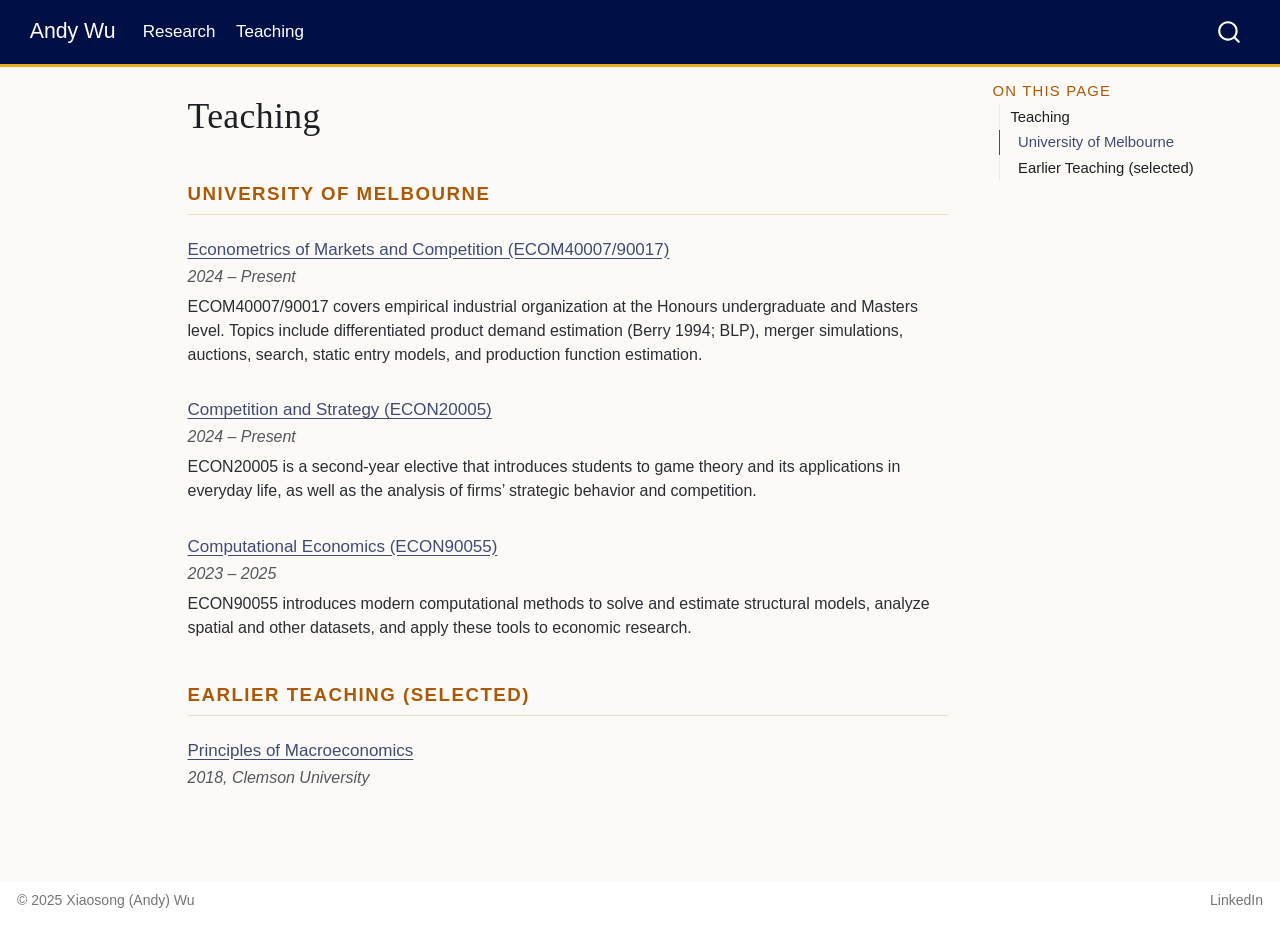
<file: docs/teaching.html>
<!DOCTYPE html>
<html xmlns="http://www.w3.org/1999/xhtml" lang="en" xml:lang="en"><head>

<meta charset="utf-8">
<meta name="generator" content="quarto-1.9.38">

<meta name="viewport" content="width=device-width, initial-scale=1.0, user-scalable=yes">

<meta name="description" content="Andy (Xiaosong) Wu, Economist at the University of Melbourne. Data-driven research on information economics, competition, energy markets, and digital platforms.">

<title>Teaching | Competition Economics – Andy (Xiaosong) Wu</title>
<style>
/* Default styles provided by pandoc.
** See https://pandoc.org/MANUAL.html#variables-for-html for config info.
*/
code{white-space: pre-wrap;}
span.smallcaps{font-variant: small-caps;}
div.columns{display: flex; gap: min(4vw, 1.5em);}
div.column{flex: auto; overflow-x: auto;}
div.hanging-indent{margin-left: 1.5em; text-indent: -1.5em;}
ul.task-list{list-style: none;}
ul.task-list li input[type="checkbox"] {
  width: 0.8em;
  margin: 0 0.8em 0.2em -1em; /* quarto-specific, see https://github.com/quarto-dev/quarto-cli/issues/4556 */ 
  vertical-align: middle;
}
</style>


<script src="site_libs/quarto-nav/quarto-nav.js"></script>
<script src="site_libs/quarto-nav/headroom.min.js"></script>
<script src="site_libs/clipboard/clipboard.min.js"></script>
<script src="site_libs/quarto-search/autocomplete.umd.js"></script>
<script src="site_libs/quarto-search/fuse.min.js"></script>
<script src="site_libs/quarto-search/quarto-search.js"></script>
<meta name="quarto:offset" content="./">
<link href="./favicon.ico" rel="icon">
<script src="site_libs/quarto-html/quarto.js" type="module"></script>
<script src="site_libs/quarto-html/tabsets/tabsets.js" type="module"></script>
<script src="site_libs/quarto-html/popper.min.js"></script>
<script src="site_libs/quarto-html/tippy.umd.min.js"></script>
<script src="site_libs/quarto-html/anchor.min.js"></script>
<link href="site_libs/quarto-html/tippy.css" rel="stylesheet">
<link href="site_libs/quarto-html/quarto-syntax-highlighting-15634bcf2e68342d4ad2dfa704d543f6.css" rel="stylesheet" id="quarto-text-highlighting-styles">
<script src="site_libs/bootstrap/bootstrap.min.js"></script>
<link href="site_libs/bootstrap/bootstrap-icons.css" rel="stylesheet">
<link href="site_libs/bootstrap/bootstrap-45431c2918bd31147ddb3fa7038bb99f.min.css" rel="stylesheet" append-hash="true" id="quarto-bootstrap" data-mode="light">
<script id="quarto-search-options" type="application/json">{
  "location": "navbar",
  "copy-button": false,
  "collapse-after": 3,
  "panel-placement": "end",
  "type": "overlay",
  "limit": 50,
  "keyboard-shortcut": [
    "f",
    "/",
    "s"
  ],
  "show-item-context": false,
  "language": {
    "search-no-results-text": "No results",
    "search-matching-documents-text": "matching documents",
    "search-copy-link-title": "Copy link to search",
    "search-hide-matches-text": "Hide additional matches",
    "search-more-match-text": "more match in this document",
    "search-more-matches-text": "more matches in this document",
    "search-clear-button-title": "Clear",
    "search-text-placeholder": "",
    "search-detached-cancel-button-title": "Cancel",
    "search-submit-button-title": "Submit",
    "search-label": "Search"
  }
}</script>
<script async="" src="https://www.googletagmanager.com/gtag/js?id=G-5CWG0S238Q"></script>

<script type="text/javascript">

window.dataLayer = window.dataLayer || [];
function gtag(){dataLayer.push(arguments);}
gtag('js', new Date());
gtag('config', 'G-5CWG0S238Q', { 'anonymize_ip': true});
</script>
<style>html{ scroll-behavior: smooth; }</style>
<link rel="apple-touch-icon" sizes="180x180" href="./apple-touch-icon.png">
<link rel="icon" type="image/png" sizes="32x32" href="./favicon-32x32.png">
<link rel="icon" type="image/png" sizes="16x16" href="./favicon-16x16.png">
<link rel="canonical" href="https://andyxwu.com/teaching.html">
<script type="application/ld+json">
{
  "@context": "https://schema.org",
  "@graph": [
    {
      "@type": "Course",
      "name": "Econometrics of Markets and Competition",
      "courseCode": "ECOM40007/90017",
      "description": "Covers empirical industrial organization at the Honours undergraduate and Masters level. Topics include differentiated product demand estimation (Berry 1994; BLP), merger simulations, auctions, search, static entry models, and production function estimation.",
      "provider": {"@type": "CollegeOrUniversity", "name": "University of Melbourne"},
      "url": "https://handbook.unimelb.edu.au/2026/subjects/ecom40007",
      "sameAs": "https://handbook.unimelb.edu.au/2026/subjects/ecom90017",
      "hasCourseInstance": {
        "@type": "CourseInstance",
        "instructor": {"@type": "Person", "name": "Xiaosong (Andy) Wu"},
        "startDate": "2024"
      }
    },
    {
      "@type": "Course",
      "name": "Competition and Strategy",
      "courseCode": "ECON20005",
      "description": "A second-year elective that introduces students to game theory and its applications in everyday life, as well as the analysis of firms' strategic behavior and competition.",
      "provider": {"@type": "CollegeOrUniversity", "name": "University of Melbourne"},
      "url": "https://handbook.unimelb.edu.au/2026/subjects/econ20005",
      "hasCourseInstance": {
        "@type": "CourseInstance",
        "instructor": {"@type": "Person", "name": "Xiaosong (Andy) Wu"},
        "startDate": "2024"
      }
    },
    {
      "@type": "Course",
      "name": "Computational Economics",
      "courseCode": "ECON90055",
      "description": "Introduces modern computational methods to solve and estimate structural models, analyze spatial and other datasets, and apply these tools to economic research.",
      "provider": {"@type": "CollegeOrUniversity", "name": "University of Melbourne"},
      "url": "https://handbook.unimelb.edu.au/2025/subjects/econ90055",
      "hasCourseInstance": {
        "@type": "CourseInstance",
        "instructor": {"@type": "Person", "name": "Xiaosong (Andy) Wu"},
        "startDate": "2023",
        "endDate": "2025"
      }
    },
    {
      "@type": "Course",
      "name": "Principles of Macroeconomics",
      "provider": {"@type": "CollegeOrUniversity", "name": "Clemson University"},
      "url": "https://catalog.clemson.edu/preview_course_nopop.php?catoid=18&coid=74117",
      "hasCourseInstance": {
        "@type": "CourseInstance",
        "instructor": {"@type": "Person", "name": "Xiaosong (Andy) Wu"},
        "startDate": "2018",
        "endDate": "2018"
      }
    }
  ]
}
</script>


<link rel="stylesheet" href="styles.css">
<meta property="og:title" content="Teaching | Competition Economics">
<meta property="og:description" content="Andy (Xiaosong) Wu, Economist at the University of Melbourne. Data-driven research on information economics, competition, energy markets, and digital platforms.">
<meta property="og:site_name" content="Andy (Xiaosong) Wu">
<meta name="twitter:title" content="Teaching | Competition Economics">
<meta name="twitter:description" content="Andy (Xiaosong) Wu, Economist at the University of Melbourne. Data-driven research on information economics, competition, energy markets, and digital platforms.">
<meta name="twitter:card" content="summary">
</head>

<body class="nav-fixed quarto-light">

<div id="quarto-search-results"></div>
  <header id="quarto-header" class="headroom fixed-top">
    <nav class="navbar navbar-expand-lg " data-bs-theme="dark">
      <div class="navbar-container container-fluid">
      <div class="navbar-brand-container mx-auto">
    <a class="navbar-brand" href="./index.html">
    <span class="navbar-title">Andy Wu</span>
    </a>
  </div>
            <div id="quarto-search" class="" title="Search"></div>
          <button class="navbar-toggler" type="button" data-bs-toggle="collapse" data-bs-target="#navbarCollapse" aria-controls="navbarCollapse" role="menu" aria-expanded="false" aria-label="Toggle navigation" onclick="if (window.quartoToggleHeadroom) { window.quartoToggleHeadroom(); }">
  <span class="navbar-toggler-icon"></span>
</button>
          <div class="collapse navbar-collapse" id="navbarCollapse">
            <ul class="navbar-nav navbar-nav-scroll me-auto">
  <li class="nav-item">
    <a class="nav-link" href="./research.html"> 
<span class="menu-text">Research</span></a>
  </li>  
  <li class="nav-item">
    <a class="nav-link active" href="./teaching.html" aria-current="page"> 
<span class="menu-text">Teaching</span></a>
  </li>  
</ul>
          </div> <!-- /navcollapse -->
            <div class="quarto-navbar-tools">
</div>
      </div> <!-- /container-fluid -->
    </nav>
</header>
<!-- content -->
<div id="quarto-content" class="quarto-container page-columns page-rows-contents page-layout-article page-navbar">
<!-- sidebar -->
<!-- margin-sidebar -->
    <div id="quarto-margin-sidebar" class="sidebar margin-sidebar">
        <nav id="TOC" role="doc-toc" class="toc-active">
    <h2 id="toc-title">On this page</h2>
   
  <ul>
  <li><a href="#teaching" id="toc-teaching" class="nav-link active" data-scroll-target="#teaching">Teaching</a>
  <ul class="collapse">
  <li><a href="#university-of-melbourne" id="toc-university-of-melbourne" class="nav-link" data-scroll-target="#university-of-melbourne">University of Melbourne</a></li>
  <li><a href="#earlier-teaching-selected" id="toc-earlier-teaching-selected" class="nav-link" data-scroll-target="#earlier-teaching-selected">Earlier Teaching (selected)</a></li>
  </ul></li>
  </ul>
</nav>
    </div>
<!-- main -->
<main class="content" id="quarto-document-content"><header id="title-block-header" class="quarto-title-block"></header>




<section id="teaching" class="level1">
<h1>Teaching</h1>
<section id="university-of-melbourne" class="level2">
<h2 class="anchored" data-anchor-id="university-of-melbourne">University of Melbourne</h2>
<div class="teach-entry">
<div class="teach-title"><a href="https://handbook.unimelb.edu.au/2026/subjects/ecom40007">Econometrics of Markets and Competition (ECOM40007/90017)</a></div>
<div class="teach-period">2024 – Present</div>
<div class="teach-desc">ECOM40007/90017 covers empirical industrial organization at the Honours undergraduate and Masters level. Topics include differentiated product demand estimation (Berry 1994; BLP), merger simulations, auctions, search, static entry models, and production function estimation.</div>
</div>

<div class="teach-entry">
<div class="teach-title"><a href="https://handbook.unimelb.edu.au/2026/subjects/econ20005">Competition and Strategy (ECON20005)</a></div>
<div class="teach-period">2024 – Present</div>
<div class="teach-desc">ECON20005 is a second-year elective that introduces students to game theory and its applications in everyday life, as well as the analysis of firms’ strategic behavior and competition.</div>
</div>

<div class="teach-entry">
<div class="teach-title"><a href="https://handbook.unimelb.edu.au/2025/subjects/econ90055">Computational Economics (ECON90055)</a></div>
<div class="teach-period">2023 – 2025</div>
<div class="teach-desc">ECON90055 introduces modern computational methods to solve and estimate structural models, analyze spatial and other datasets, and apply these tools to economic research.</div>
</div>
</section>
<section id="earlier-teaching-selected" class="level2">
<h2 class="anchored" data-anchor-id="earlier-teaching-selected">Earlier Teaching (selected)</h2>
<div class="teach-entry">
<div class="teach-title"><a href="https://catalog.clemson.edu/preview_course_nopop.php?catoid=18&amp;coid=74117">Principles of Macroeconomics</a></div>
<div class="teach-period">2018, Clemson University</div>
</div>


</section>
</section>

</main> <!-- /main -->
<script id="quarto-html-after-body" type="application/javascript">
  window.document.addEventListener("DOMContentLoaded", function (event) {
    const icon = "";
    const anchorJS = new window.AnchorJS();
    anchorJS.options = {
      placement: 'right',
      icon: icon
    };
    anchorJS.add('.anchored');
    const isCodeAnnotation = (el) => {
      for (const clz of el.classList) {
        if (clz.startsWith('code-annotation-')) {                     
          return true;
        }
      }
      return false;
    }
    const onCopySuccess = function(e) {
      // button target
      const button = e.trigger;
      // don't keep focus
      button.blur();
      // flash "checked"
      button.classList.add('code-copy-button-checked');
      var currentTitle = button.getAttribute("title");
      button.setAttribute("title", "Copied!");
      let tooltip;
      if (window.bootstrap) {
        button.setAttribute("data-bs-toggle", "tooltip");
        button.setAttribute("data-bs-placement", "left");
        button.setAttribute("data-bs-title", "Copied!");
        tooltip = new bootstrap.Tooltip(button, 
          { trigger: "manual", 
            customClass: "code-copy-button-tooltip",
            offset: [0, -8]});
        tooltip.show();    
      }
      setTimeout(function() {
        if (tooltip) {
          tooltip.hide();
          button.removeAttribute("data-bs-title");
          button.removeAttribute("data-bs-toggle");
          button.removeAttribute("data-bs-placement");
        }
        button.setAttribute("title", currentTitle);
        button.classList.remove('code-copy-button-checked');
      }, 1000);
      // clear code selection
      e.clearSelection();
    }
    const getTextToCopy = function(trigger) {
      const outerScaffold = trigger.parentElement.cloneNode(true);
      const codeEl = outerScaffold.querySelector('code');
      for (const childEl of codeEl.children) {
        if (isCodeAnnotation(childEl)) {
          childEl.remove();
        }
      }
      return codeEl.innerText;
    }
    const clipboard = new window.ClipboardJS('.code-copy-button:not([data-in-quarto-modal])', {
      text: getTextToCopy
    });
    clipboard.on('success', onCopySuccess);
    if (window.document.getElementById('quarto-embedded-source-code-modal')) {
      const clipboardModal = new window.ClipboardJS('.code-copy-button[data-in-quarto-modal]', {
        text: getTextToCopy,
        container: window.document.getElementById('quarto-embedded-source-code-modal')
      });
      clipboardModal.on('success', onCopySuccess);
    }
      var localhostRegex = new RegExp(/^(?:http|https):\/\/localhost\:?[0-9]*\//);
      var mailtoRegex = new RegExp(/^mailto:/);
        var filterRegex = new RegExp("https:\/\/andyxwu\.com\/");
      var isInternal = (href) => {
          return filterRegex.test(href) || localhostRegex.test(href) || mailtoRegex.test(href);
      }
      // Inspect non-navigation links and adorn them if external
     var links = window.document.querySelectorAll('a[href]:not(.nav-link):not(.navbar-brand):not(.toc-action):not(.sidebar-link):not(.sidebar-item-toggle):not(.pagination-link):not(.no-external):not([aria-hidden]):not(.dropdown-item):not(.quarto-navigation-tool):not(.about-link)');
      for (var i=0; i<links.length; i++) {
        const link = links[i];
        if (!isInternal(link.href)) {
          // undo the damage that might have been done by quarto-nav.js in the case of
          // links that we want to consider external
          if (link.dataset.originalHref !== undefined) {
            link.href = link.dataset.originalHref;
          }
        }
      }
    function tippyHover(el, contentFn, onTriggerFn, onUntriggerFn) {
      const config = {
        allowHTML: true,
        maxWidth: 500,
        delay: 100,
        arrow: false,
        appendTo: function(el) {
            return el.parentElement;
        },
        interactive: true,
        interactiveBorder: 10,
        theme: 'quarto',
        placement: 'bottom-start',
      };
      if (contentFn) {
        config.content = contentFn;
      }
      if (onTriggerFn) {
        config.onTrigger = onTriggerFn;
      }
      if (onUntriggerFn) {
        config.onUntrigger = onUntriggerFn;
      }
      window.tippy(el, config); 
    }
    const noterefs = window.document.querySelectorAll('a[role="doc-noteref"]');
    for (var i=0; i<noterefs.length; i++) {
      const ref = noterefs[i];
      tippyHover(ref, function() {
        // use id or data attribute instead here
        let href = ref.getAttribute('data-footnote-href') || ref.getAttribute('href');
        try { href = new URL(href).hash; } catch {}
        const id = href.replace(/^#\/?/, "");
        const note = window.document.getElementById(id);
        if (note) {
          return note.innerHTML;
        } else {
          return "";
        }
      });
    }
    const xrefs = window.document.querySelectorAll('a.quarto-xref');
    const processXRef = (id, note) => {
      // Strip column container classes
      const stripColumnClz = (el) => {
        el.classList.remove("page-full", "page-columns");
        if (el.children) {
          for (const child of el.children) {
            stripColumnClz(child);
          }
        }
      }
      stripColumnClz(note)
      if (id === null || id.startsWith('sec-')) {
        // Special case sections, only their first couple elements
        const container = document.createElement("div");
        if (note.children && note.children.length > 2) {
          container.appendChild(note.children[0].cloneNode(true));
          for (let i = 1; i < note.children.length; i++) {
            const child = note.children[i];
            if (child.tagName === "P" && child.innerText === "") {
              continue;
            } else {
              container.appendChild(child.cloneNode(true));
              break;
            }
          }
          if (window.Quarto?.typesetMath) {
            window.Quarto.typesetMath(container);
          }
          return container.innerHTML
        } else {
          if (window.Quarto?.typesetMath) {
            window.Quarto.typesetMath(note);
          }
          return note.innerHTML;
        }
      } else {
        // Remove any anchor links if they are present
        const anchorLink = note.querySelector('a.anchorjs-link');
        if (anchorLink) {
          anchorLink.remove();
        }
        if (window.Quarto?.typesetMath) {
          window.Quarto.typesetMath(note);
        }
        if (note.classList.contains("callout")) {
          return note.outerHTML;
        } else {
          return note.innerHTML;
        }
      }
    }
    for (var i=0; i<xrefs.length; i++) {
      const xref = xrefs[i];
      tippyHover(xref, undefined, function(instance) {
        instance.disable();
        let url = xref.getAttribute('href');
        let hash = undefined; 
        if (url.startsWith('#')) {
          hash = url;
        } else {
          try { hash = new URL(url).hash; } catch {}
        }
        if (hash) {
          const id = hash.replace(/^#\/?/, "");
          const note = window.document.getElementById(id);
          if (note !== null) {
            try {
              const html = processXRef(id, note.cloneNode(true));
              instance.setContent(html);
            } finally {
              instance.enable();
              instance.show();
            }
          } else {
            // See if we can fetch this
            fetch(url.split('#')[0])
            .then(res => res.text())
            .then(html => {
              const parser = new DOMParser();
              const htmlDoc = parser.parseFromString(html, "text/html");
              const note = htmlDoc.getElementById(id);
              if (note !== null) {
                const html = processXRef(id, note);
                instance.setContent(html);
              } 
            }).finally(() => {
              instance.enable();
              instance.show();
            });
          }
        } else {
          // See if we can fetch a full url (with no hash to target)
          // This is a special case and we should probably do some content thinning / targeting
          fetch(url)
          .then(res => res.text())
          .then(html => {
            const parser = new DOMParser();
            const htmlDoc = parser.parseFromString(html, "text/html");
            const note = htmlDoc.querySelector('main.content');
            if (note !== null) {
              // This should only happen for chapter cross references
              // (since there is no id in the URL)
              // remove the first header
              if (note.children.length > 0 && note.children[0].tagName === "HEADER") {
                note.children[0].remove();
              }
              const html = processXRef(null, note);
              instance.setContent(html);
            } 
          }).finally(() => {
            instance.enable();
            instance.show();
          });
        }
      }, function(instance) {
      });
    }
        let selectedAnnoteEl;
        const selectorForAnnotation = ( cell, annotation) => {
          let cellAttr = 'data-code-cell="' + cell + '"';
          let lineAttr = 'data-code-annotation="' +  annotation + '"';
          const selector = 'span[' + cellAttr + '][' + lineAttr + ']';
          return selector;
        }
        const selectCodeLines = (annoteEl) => {
          const doc = window.document;
          const targetCell = annoteEl.getAttribute("data-target-cell");
          const targetAnnotation = annoteEl.getAttribute("data-target-annotation");
          const annoteSpan = window.document.querySelector(selectorForAnnotation(targetCell, targetAnnotation));
          const lines = annoteSpan.getAttribute("data-code-lines").split(",");
          const lineIds = lines.map((line) => {
            return targetCell + "-" + line;
          })
          let top = null;
          let height = null;
          let parent = null;
          if (lineIds.length > 0) {
              //compute the position of the single el (top and bottom and make a div)
              const el = window.document.getElementById(lineIds[0]);
              top = el.offsetTop;
              height = el.offsetHeight;
              parent = el.parentElement.parentElement;
            if (lineIds.length > 1) {
              const lastEl = window.document.getElementById(lineIds[lineIds.length - 1]);
              const bottom = lastEl.offsetTop + lastEl.offsetHeight;
              height = bottom - top;
            }
            if (top !== null && height !== null && parent !== null) {
              // cook up a div (if necessary) and position it 
              let div = window.document.getElementById("code-annotation-line-highlight");
              if (div === null) {
                div = window.document.createElement("div");
                div.setAttribute("id", "code-annotation-line-highlight");
                div.style.position = 'absolute';
                parent.appendChild(div);
              }
              div.style.top = top - 2 + "px";
              div.style.height = height + 4 + "px";
              div.style.left = 0;
              let gutterDiv = window.document.getElementById("code-annotation-line-highlight-gutter");
              if (gutterDiv === null) {
                gutterDiv = window.document.createElement("div");
                gutterDiv.setAttribute("id", "code-annotation-line-highlight-gutter");
                gutterDiv.style.position = 'absolute';
                const codeCell = window.document.getElementById(targetCell);
                const gutter = codeCell.querySelector('.code-annotation-gutter');
                gutter.appendChild(gutterDiv);
              }
              gutterDiv.style.top = top - 2 + "px";
              gutterDiv.style.height = height + 4 + "px";
            }
            selectedAnnoteEl = annoteEl;
          }
        };
        const unselectCodeLines = () => {
          const elementsIds = ["code-annotation-line-highlight", "code-annotation-line-highlight-gutter"];
          elementsIds.forEach((elId) => {
            const div = window.document.getElementById(elId);
            if (div) {
              div.remove();
            }
          });
          selectedAnnoteEl = undefined;
        };
          // Handle positioning of the toggle
      window.addEventListener(
        "resize",
        throttle(() => {
          elRect = undefined;
          if (selectedAnnoteEl) {
            selectCodeLines(selectedAnnoteEl);
          }
        }, 10)
      );
      function throttle(fn, ms) {
      let throttle = false;
      let timer;
        return (...args) => {
          if(!throttle) { // first call gets through
              fn.apply(this, args);
              throttle = true;
          } else { // all the others get throttled
              if(timer) clearTimeout(timer); // cancel #2
              timer = setTimeout(() => {
                fn.apply(this, args);
                timer = throttle = false;
              }, ms);
          }
        };
      }
        // Attach click handler to the DT
        const annoteDls = window.document.querySelectorAll('dt[data-target-cell]');
        for (const annoteDlNode of annoteDls) {
          annoteDlNode.addEventListener('click', (event) => {
            const clickedEl = event.target;
            if (clickedEl !== selectedAnnoteEl) {
              unselectCodeLines();
              const activeEl = window.document.querySelector('dt[data-target-cell].code-annotation-active');
              if (activeEl) {
                activeEl.classList.remove('code-annotation-active');
              }
              selectCodeLines(clickedEl);
              clickedEl.classList.add('code-annotation-active');
            } else {
              // Unselect the line
              unselectCodeLines();
              clickedEl.classList.remove('code-annotation-active');
            }
          });
        }
    const findCites = (el) => {
      const parentEl = el.parentElement;
      if (parentEl) {
        const cites = parentEl.dataset.cites;
        if (cites) {
          return {
            el,
            cites: cites.split(' ')
          };
        } else {
          return findCites(el.parentElement)
        }
      } else {
        return undefined;
      }
    };
    var bibliorefs = window.document.querySelectorAll('a[role="doc-biblioref"]');
    for (var i=0; i<bibliorefs.length; i++) {
      const ref = bibliorefs[i];
      const citeInfo = findCites(ref);
      if (citeInfo) {
        tippyHover(citeInfo.el, function() {
          var popup = window.document.createElement('div');
          citeInfo.cites.forEach(function(cite) {
            var citeDiv = window.document.createElement('div');
            citeDiv.classList.add('hanging-indent');
            citeDiv.classList.add('csl-entry');
            var biblioDiv = window.document.getElementById('ref-' + cite);
            if (biblioDiv) {
              citeDiv.innerHTML = biblioDiv.innerHTML;
            }
            popup.appendChild(citeDiv);
          });
          return popup.innerHTML;
        });
      }
    }
  });
  </script>
</div> <!-- /content -->
<footer class="footer">
  <div class="nav-footer">
    <div class="nav-footer-left">
<p>© 2025 Xiaosong (Andy) Wu</p>
</div>   
    <div class="nav-footer-center">
      &nbsp;
    </div>
    <div class="nav-footer-right">
<p><a href="https://www.linkedin.com/in/xiaosong-andy-wu/">LinkedIn</a></p>
</div>
  </div>
</footer>




<script src="site_libs/quarto-html/zenscroll-min.js"></script>
</body></html>
</file>
<file: docs/site_libs/quarto-html/tippy.css>
.tippy-box[data-animation=fade][data-state=hidden]{opacity:0}[data-tippy-root]{max-width:calc(100vw - 10px)}.tippy-box{position:relative;background-color:#333;color:#fff;border-radius:4px;font-size:14px;line-height:1.4;white-space:normal;outline:0;transition-property:transform,visibility,opacity}.tippy-box[data-placement^=top]>.tippy-arrow{bottom:0}.tippy-box[data-placement^=top]>.tippy-arrow:before{bottom:-7px;left:0;border-width:8px 8px 0;border-top-color:initial;transform-origin:center top}.tippy-box[data-placement^=bottom]>.tippy-arrow{top:0}.tippy-box[data-placement^=bottom]>.tippy-arrow:before{top:-7px;left:0;border-width:0 8px 8px;border-bottom-color:initial;transform-origin:center bottom}.tippy-box[data-placement^=left]>.tippy-arrow{right:0}.tippy-box[data-placement^=left]>.tippy-arrow:before{border-width:8px 0 8px 8px;border-left-color:initial;right:-7px;transform-origin:center left}.tippy-box[data-placement^=right]>.tippy-arrow{left:0}.tippy-box[data-placement^=right]>.tippy-arrow:before{left:-7px;border-width:8px 8px 8px 0;border-right-color:initial;transform-origin:center right}.tippy-box[data-inertia][data-state=visible]{transition-timing-function:cubic-bezier(.54,1.5,.38,1.11)}.tippy-arrow{width:16px;height:16px;color:#333}.tippy-arrow:before{content:"";position:absolute;border-color:transparent;border-style:solid}.tippy-content{position:relative;padding:5px 9px;z-index:1}
</file>
<file: docs/site_libs/quarto-html/quarto-syntax-highlighting-15634bcf2e68342d4ad2dfa704d543f6.css>
/* quarto syntax highlight colors */
:root {
  --quarto-hl-ot-color: #003B4F;
  --quarto-hl-at-color: #657422;
  --quarto-hl-ss-color: #20794D;
  --quarto-hl-an-color: #5E5E5E;
  --quarto-hl-fu-color: #4758AB;
  --quarto-hl-st-color: #20794D;
  --quarto-hl-cf-color: #003B4F;
  --quarto-hl-op-color: #5E5E5E;
  --quarto-hl-er-color: #AD0000;
  --quarto-hl-bn-color: #AD0000;
  --quarto-hl-al-color: #AD0000;
  --quarto-hl-va-color: #111111;
  --quarto-hl-bu-color: inherit;
  --quarto-hl-ex-color: inherit;
  --quarto-hl-pp-color: #AD0000;
  --quarto-hl-in-color: #5E5E5E;
  --quarto-hl-vs-color: #20794D;
  --quarto-hl-wa-color: #5E5E5E;
  --quarto-hl-do-color: #5E5E5E;
  --quarto-hl-im-color: #00769E;
  --quarto-hl-ch-color: #20794D;
  --quarto-hl-dt-color: #AD0000;
  --quarto-hl-fl-color: #AD0000;
  --quarto-hl-co-color: #5E5E5E;
  --quarto-hl-cv-color: #5E5E5E;
  --quarto-hl-cn-color: #8f5902;
  --quarto-hl-sc-color: #5E5E5E;
  --quarto-hl-dv-color: #AD0000;
  --quarto-hl-kw-color: #003B4F;
}

/* other quarto variables */
:root {
  --quarto-font-monospace: SFMono-Regular, Menlo, Monaco, Consolas, "Liberation Mono", "Courier New", monospace;
}

/* syntax highlight based on Pandoc's rules */
pre > code.sourceCode > span {
  color: #003B4F;
}

code.sourceCode > span {
  color: #003B4F;
}

div.sourceCode,
div.sourceCode pre.sourceCode {
  color: #003B4F;
}

/* Normal */
code span {
  color: #003B4F;
}

/* Alert */
code span.al {
  color: #AD0000;
  font-style: inherit;
}

/* Annotation */
code span.an {
  color: #5E5E5E;
  font-style: inherit;
}

/* Attribute */
code span.at {
  color: #657422;
  font-style: inherit;
}

/* BaseN */
code span.bn {
  color: #AD0000;
  font-style: inherit;
}

/* BuiltIn */
code span.bu {
  font-style: inherit;
}

/* ControlFlow */
code span.cf {
  color: #003B4F;
  font-weight: bold;
  font-style: inherit;
}

/* Char */
code span.ch {
  color: #20794D;
  font-style: inherit;
}

/* Constant */
code span.cn {
  color: #8f5902;
  font-style: inherit;
}

/* Comment */
code span.co {
  color: #5E5E5E;
  font-style: inherit;
}

/* CommentVar */
code span.cv {
  color: #5E5E5E;
  font-style: italic;
}

/* Documentation */
code span.do {
  color: #5E5E5E;
  font-style: italic;
}

/* DataType */
code span.dt {
  color: #AD0000;
  font-style: inherit;
}

/* DecVal */
code span.dv {
  color: #AD0000;
  font-style: inherit;
}

/* Error */
code span.er {
  color: #AD0000;
  font-style: inherit;
}

/* Extension */
code span.ex {
  font-style: inherit;
}

/* Float */
code span.fl {
  color: #AD0000;
  font-style: inherit;
}

/* Function */
code span.fu {
  color: #4758AB;
  font-style: inherit;
}

/* Import */
code span.im {
  color: #00769E;
  font-style: inherit;
}

/* Information */
code span.in {
  color: #5E5E5E;
  font-style: inherit;
}

/* Keyword */
code span.kw {
  color: #003B4F;
  font-weight: bold;
  font-style: inherit;
}

/* Operator */
code span.op {
  color: #5E5E5E;
  font-style: inherit;
}

/* Other */
code span.ot {
  color: #003B4F;
  font-style: inherit;
}

/* Preprocessor */
code span.pp {
  color: #AD0000;
  font-style: inherit;
}

/* SpecialChar */
code span.sc {
  color: #5E5E5E;
  font-style: inherit;
}

/* SpecialString */
code span.ss {
  color: #20794D;
  font-style: inherit;
}

/* String */
code span.st {
  color: #20794D;
  font-style: inherit;
}

/* Variable */
code span.va {
  color: #111111;
  font-style: inherit;
}

/* VerbatimString */
code span.vs {
  color: #20794D;
  font-style: inherit;
}

/* Warning */
code span.wa {
  color: #5E5E5E;
  font-style: italic;
}

.prevent-inlining {
  content: "</";
}

/*# sourceMappingURL=f23921c56f73e400b49028c9186a1aa0.css.map */
</file>
<file: docs/styles.css>
/* System-font stack; no external CDNs for China-friendliness */
body {
  font-family: -apple-system, BlinkMacSystemFont, "Segoe UI", Roboto, Helvetica, Arial,
               "PingFang SC","Hiragino Sans GB","Microsoft YaHei", sans-serif;
  background-color: #fbfaf6;  /* warm paper tone instead of stark white */
  color: #1c1f24;
}

p, li {
  line-height: 1.7;
}

/* Serif display face for the name/page title only — "Formal Faculty" direction.
   Body and nav stay on the sans+CJK stack above. */
h1 {
  font-family: Georgia, "Iowan Old Style", "Palatino Linotype", "Songti SC", "PingFang SC", serif;
  font-weight: 400;
  font-size: 2.1rem;
  line-height: 1.25;
  letter-spacing: 0.01em;
  margin-top: 0;
  margin-bottom: 0.8em;
}

/* Section labels (Publications, Working Papers, etc.) as small-caps gold labels.
   #ac5907 and the navbar hairline below are both official University of Melbourne
   "Yam Daisy" gold-ramp values, not invented colors. */
h2 {
  font-size: 1.1rem;
  text-transform: uppercase;
  letter-spacing: 0.08em;
  font-weight: 700;
  color: #ac5907;
  border-bottom: 1px solid #e6ddc4;
  padding-bottom: 0.5rem;
  margin-top: 2.6rem;
  margin-bottom: 1.3rem;
}

/* Italicized venue citations read as muted, not full-strength body text */
li em {
  color: #55575e;
  font-style: italic;
}

/* --- Publication list entries (research.qmd) --- */
/* margin-bottom lives only here, never on a last child, so every entry's gap to the
   next is identical regardless of whether it ends in links, venue, or just authors. */
.pub-entry { margin-bottom: 1.2rem; }
.pub-entry > *:last-child { margin-bottom: 0; }
/* No font-weight set here — this is the base weight shared by both published titles
   (a link) and working-paper titles (plain text). The only visual difference between
   the two categories should be the presence of the hyperlink itself, nothing else. */
.pub-title { font-size: 1rem; margin-bottom: 0.15rem; }
.pub-title a {
  color: #404B74;
  text-decoration: underline;
  font-weight: inherit;  /* Quarto/Bootstrap's link styles were forcing 400 here, undoing the bold */
}
.pub-authors { font-size: 0.94rem; color: #2a2d33; margin-bottom: 0.1rem; }

/* --- Teaching entries (teaching.qmd) — same rhythm and type scale as Publications,
   just teaching-scoped names since a course isn't a "pub-authors" or "pub-venue". --- */
.teach-entry { margin-bottom: 1.8rem; }
.teach-entry > *:last-child { margin-bottom: 0; }
.teach-title { font-size: 1rem; margin-bottom: 0.15rem; }
.teach-title a {
  color: #404B74;
  text-decoration: underline;
  font-weight: inherit;
}
.teach-period { font-size: 0.94rem; font-style: italic; color: #55575e; margin-bottom: 0.35rem; }
.teach-desc { font-size: 0.94rem; color: #2a2d33; }
.pub-venue { font-size: 0.94rem; font-style: italic; color: #55575e; margin-bottom: 0.35rem; }
/* Plain inline-block row (not flexbox) — matching lmusolff.com's own markup, which
   gets clean alignment from consistent font-size/line-height on siblings rather than
   flex centering. */
.pub-links {
  margin-bottom: 0.2rem;
  line-height: 1.4;
}
/* Pandoc auto-wraps this row's content in an invisible <p> when it contains two
   inline elements side by side (a PDF link + the toggle button) — it does NOT do
   this for entries with only one lone button. Neutralize that wrapper so it never
   affects spacing, and use descendant (not direct-child) selectors below so the
   button/link styling still applies regardless of the extra <p>. */
.pub-links p { display: inline; margin: 0; }

/* One shared rule for both the <a> and <button> — avoids any drift between two
   separate declarations (that drift was the actual cause of their font mismatch). */
.pub-links a,
.pub-links .abstract-toggle {
  display: inline-block;
  vertical-align: middle;
  font-family: inherit;
  font-size: 0.82rem;
  font-weight: 400;
  line-height: 1.4;
  color: #404B74;
  margin-right: 3rem;
  background: none;
  border: none;
  padding: 0;
  cursor: pointer;
}
.pub-links svg {
  vertical-align: -2px;
  margin-right: 4px;
}
.abstract-toggle .chevron { transition: transform 0.15s ease; vertical-align: -1px; }
.abstract-toggle[aria-expanded="true"] .chevron { transform: rotate(180deg); }

/* Smooth open/close via max-height transition (same technique as lmusolff.com) —
   the element is always present in the flow, so there's no display:none/block jump.
   padding-top is constant (not transitioned): it's invisible while max-height:0 clips
   the box anyway, and keeping it out of the transition means scrollHeight — read at
   the moment the toggle fires — already includes it, with no race condition. */
.abstract-text {
  max-height: 0;
  overflow: hidden;
  font-size: 0.8rem;
  color: #3a3d44;
  line-height: 1.65;
  margin: 0;
  padding-top: 0.2rem;
  transition: max-height 0.4s ease-in-out;
}

/* "On this page" TOC: override Bootstrap's default bright blue (#0d6efd) active-item
   highlight so the whole page uses one consistent link blue, not three competing blues. */
#TOC .nav-link.active,
#TOC .nav-link.active:hover {
  color: #404B74 !important;
  border-left-color: #404B74 !important;
}

/* --- Navbar styling --- */
.navbar {
  background-color: #000F46 !important;  /* University of Melbourne Blue — confirmed exact brand match */
  border-bottom: none;                   /* remove thin grey border */
  box-shadow: 0 3px 0 0 #e9b11e;          /* official "Yam Daisy" gold hairline, nods to the crest */
}

.navbar a,
.navbar-brand,
.navbar-nav .nav-link {
  color: #ffffff !important;             /* white text */
}

.navbar a:hover,
.navbar-nav .nav-link:hover {
  color: #dbeafe !important;             /* light blue hover */
}

/* --- Link colors --- */
a {
  color: #404B74;              /* University blue at 75% */
  text-decoration: none;       /* optional: remove underline */
}

a:hover {
  color: #000F46;              /* full Melbourne blue on hover */
  text-decoration: underline;  /* underline on hover */
}

/* Page width: Quarto's default page-columns grid reserved a right column for the
   "On this page" TOC; with that removed, this is the sole thing controlling content
   width. 760px keeps body text to a comfortable reading line length. */
main { max-width: 760px; margin: 0 auto; padding-top: 2.5rem; }
</file>
